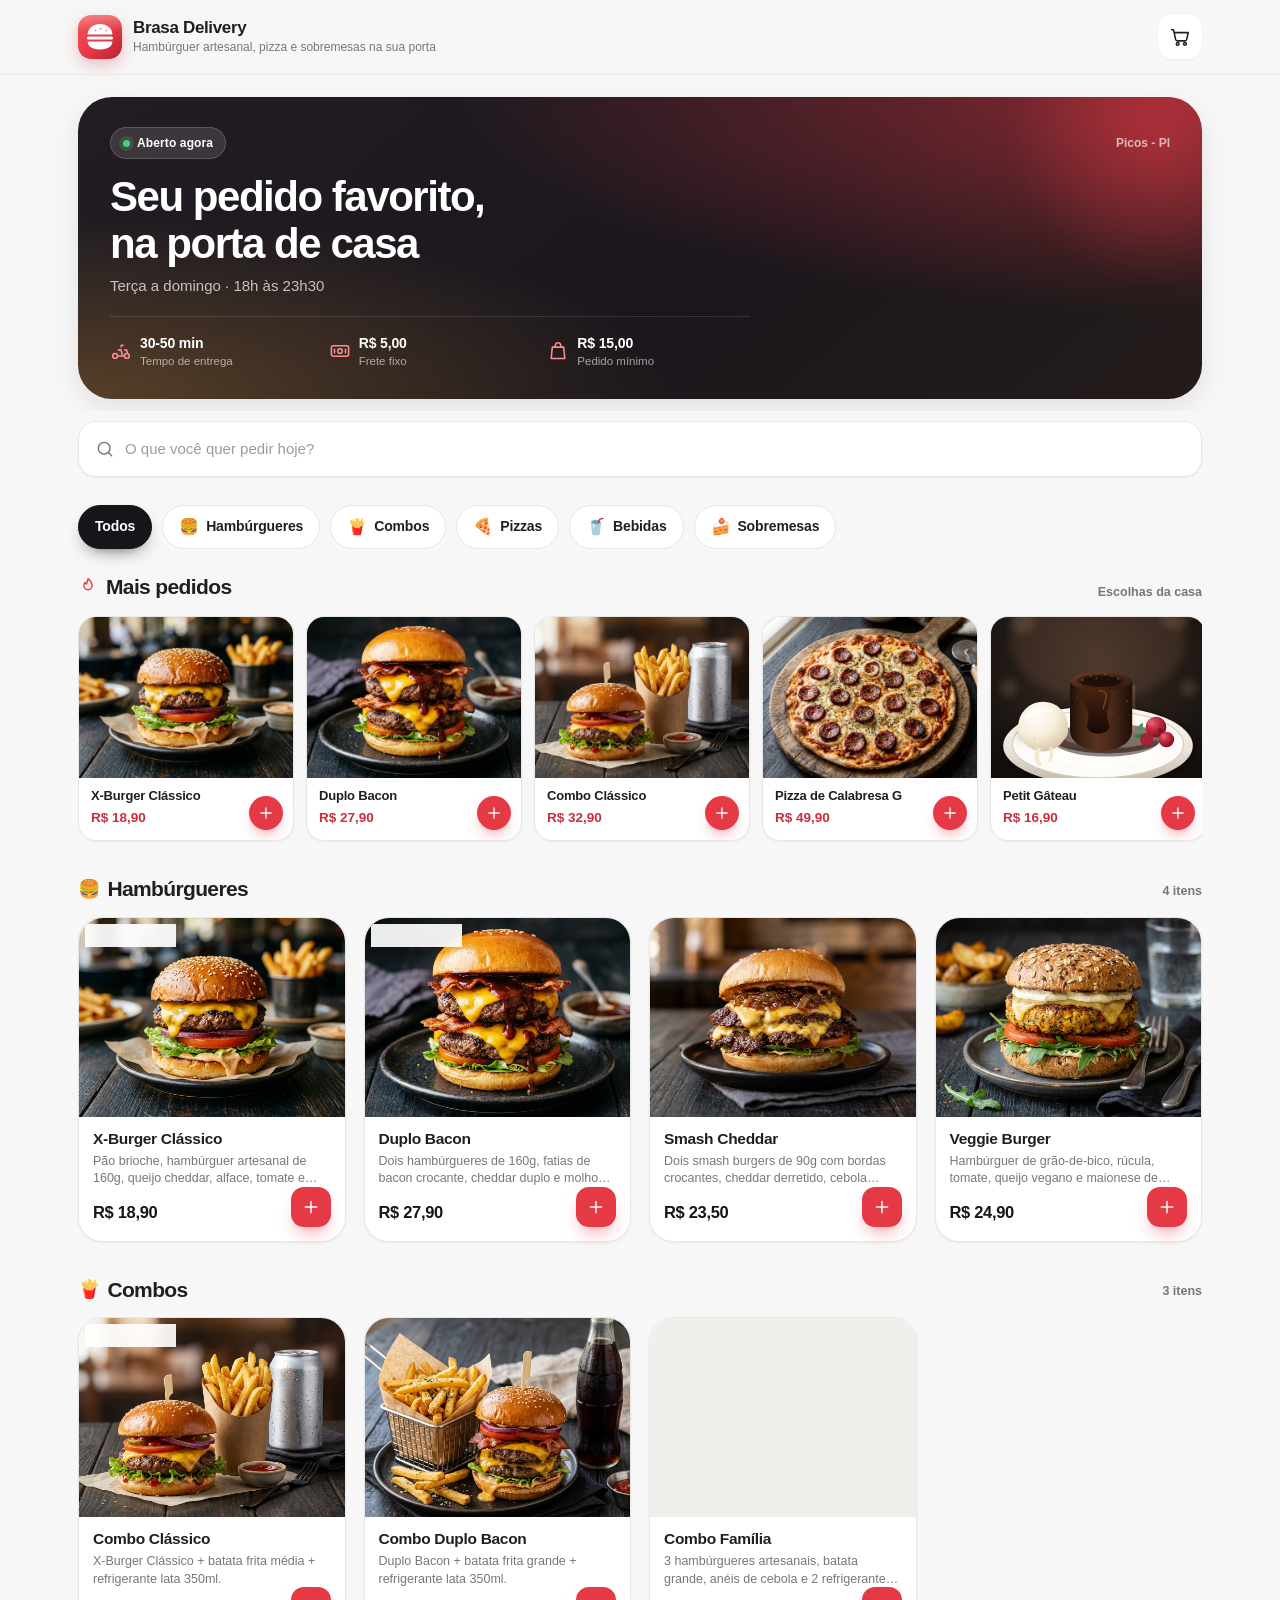
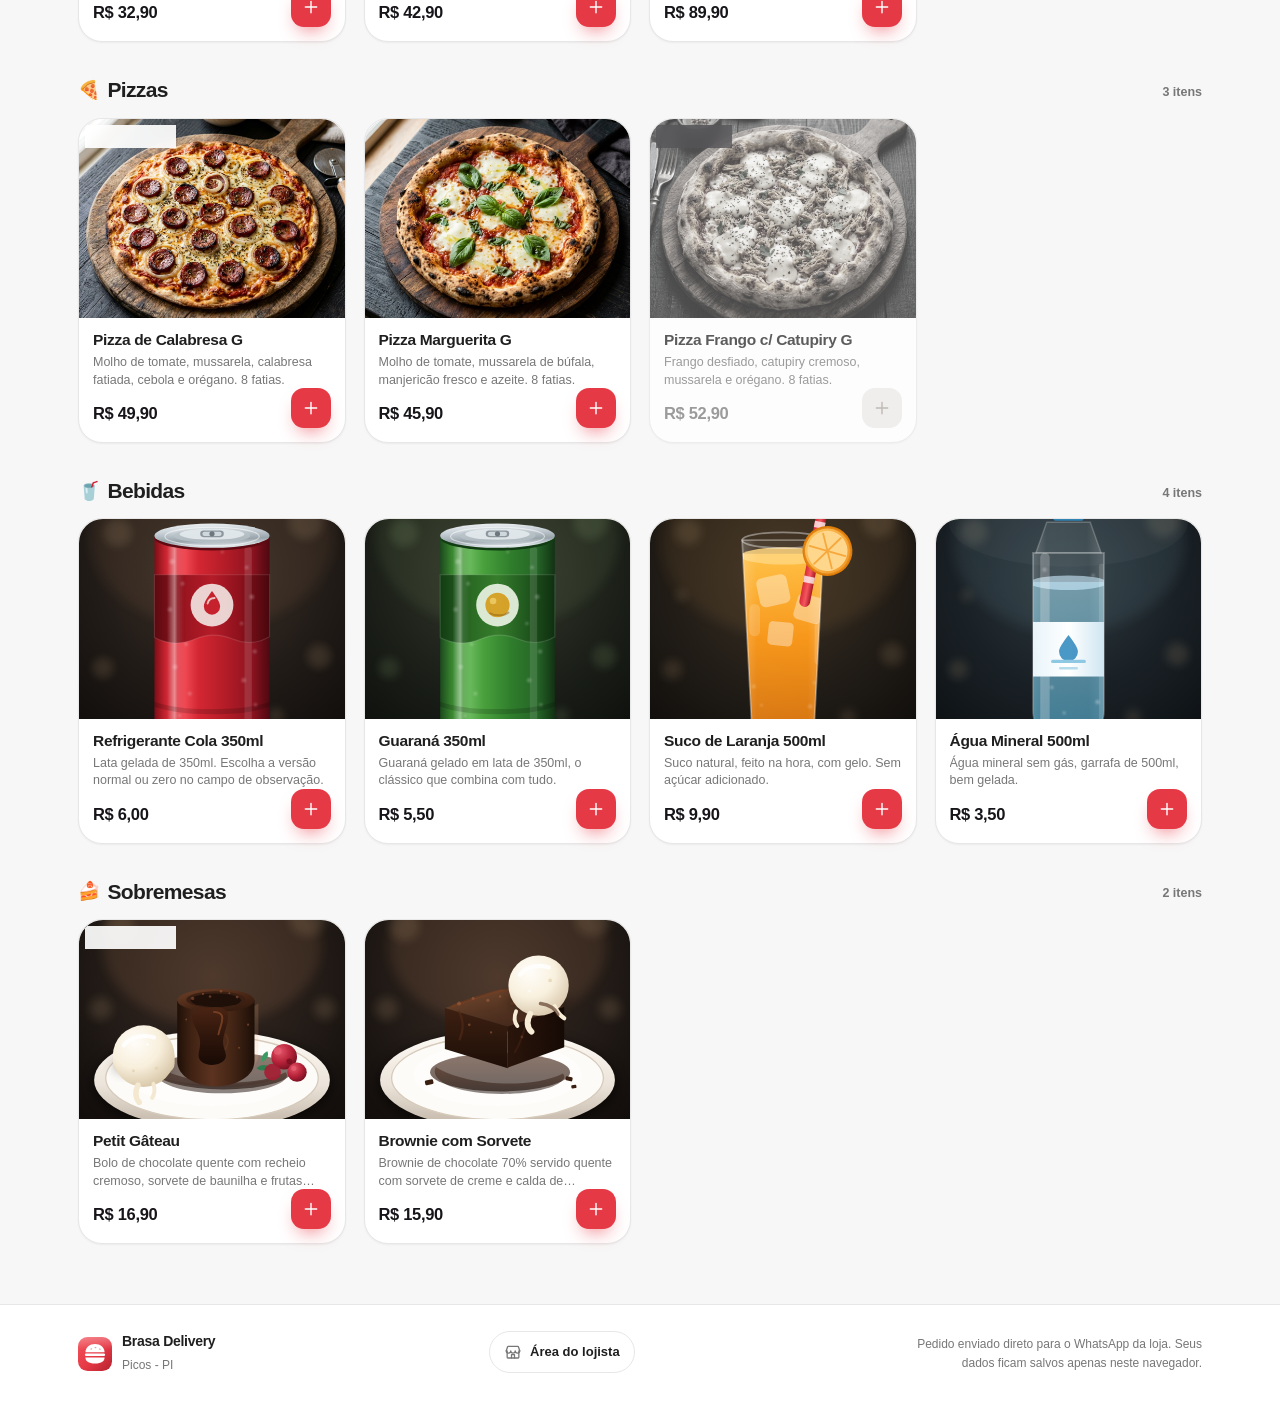
<file: index.html>
<!DOCTYPE html>
<html lang="pt-BR">
<head>
  <meta charset="utf-8">
  <meta name="viewport" content="width=device-width, initial-scale=1, viewport-fit=cover">
  <meta name="theme-color" content="#e63946">
  <meta name="description" content="Brasa Delivery — hambúrguer artesanal, pizza e sobremesas com entrega rápida. Peça pelo cardápio digital e finalize no WhatsApp.">
  <title>Brasa Delivery — cardápio e pedidos</title>
  <link rel="icon" href="assets/logo.svg" type="image/svg+xml">
  <link rel="stylesheet" href="css/style.css">
</head>
<body>
  <a class="skip-link" href="#menu">Ir para o cardápio</a>

  <!-- ====================== CABEÇALHO ====================== -->
  <header class="topbar">
    <div class="wrap topbar__inner">
      <a class="brand" href="index.html" aria-label="Página inicial">
        <span class="brand__mark">
          <img src="assets/logo.svg" alt="Logotipo da loja" width="46" height="46">
        </span>
        <span class="brand__text">
          <strong class="brand__name" data-store="nomeLoja">Brasa Delivery</strong>
          <span class="brand__desc" data-store="descricao">Carregando cardápio…</span>
        </span>
      </a>

      <div class="topbar__actions">
        <button class="icon-btn icon-btn--ghost" id="header-cart" type="button" aria-label="Abrir carrinho">
          <svg class="icon" aria-hidden="true" focusable="false"><use href="#i-cart"></use></svg>
          <span class="icon-btn__badge" id="header-cart-badge" hidden>0</span>
        </button>
      </div>
    </div>
  </header>

  <main class="wrap main">
    <!-- ====================== INFORMAÇÕES DA LOJA ====================== -->
    <section class="store-card" aria-label="Informações da loja">
      <div class="store-card__glow" aria-hidden="true"></div>
      <div class="store-card__head">
        <span class="status-pill" id="store-status">
          <span class="status-pill__dot" aria-hidden="true"></span>
          <span id="store-status-text">Aberto agora</span>
        </span>
        <span class="store-card__city" id="store-city"></span>
      </div>
      <h1 class="store-card__title">Seu pedido favorito,<br>na porta de casa</h1>
      <p class="store-card__text" id="store-hours"></p>
      <div class="store-card__facts">
        <div class="fact">
          <svg class="icon" aria-hidden="true"><use href="#i-scooter"></use></svg>
          <div><strong id="fact-time">30-50 min</strong><span>Tempo de entrega</span></div>
        </div>
        <div class="fact">
          <svg class="icon" aria-hidden="true"><use href="#i-cash"></use></svg>
          <div><strong id="fact-shipping">R$ 5,00</strong><span>Frete fixo</span></div>
        </div>
        <div class="fact">
          <svg class="icon" aria-hidden="true"><use href="#i-bag"></use></svg>
          <div><strong id="fact-minimum">R$ 15,00</strong><span>Pedido mínimo</span></div>
        </div>
      </div>
    </section>

    <!-- ====================== BUSCA ====================== -->
    <div class="search-block">
      <div class="search">
        <svg class="icon search__icon" aria-hidden="true"><use href="#i-search"></use></svg>
        <input
          type="search"
          id="search-input"
          class="search__input"
          placeholder="O que você quer pedir hoje?"
          aria-label="Pesquisar no cardápio"
          autocomplete="off"
          enterkeyhint="search">
        <button type="button" class="search__clear" id="search-clear" aria-label="Limpar pesquisa" hidden>
          <svg class="icon" aria-hidden="true"><use href="#i-close"></use></svg>
        </button>
      </div>
    </div>

    <!-- ====================== CATEGORIAS ====================== -->
    <nav class="chips" id="categories" aria-label="Categorias do cardápio"></nav>

    <!-- ====================== DESTAQUES ====================== -->
    <section class="featured" id="featured" aria-labelledby="featured-title" hidden>
      <div class="section-head">
        <h2 class="section-head__title" id="featured-title">
          <svg class="icon section-head__icon" aria-hidden="true"><use href="#i-flame"></use></svg>
          Mais pedidos
        </h2>
        <span class="section-head__hint">Escolhas da casa</span>
      </div>
      <div class="featured__track" id="featured-track"></div>
    </section>

    <!-- ====================== CARDÁPIO ====================== -->
    <div id="menu" class="menu">
      <div class="skeleton-menu" id="menu-skeleton" aria-hidden="true">
        <div class="skeleton-line"></div>
        <div class="skeleton-grid">
          <div class="skeleton-card"></div>
          <div class="skeleton-card"></div>
          <div class="skeleton-card"></div>
          <div class="skeleton-card"></div>
        </div>
      </div>
    </div>

    <div class="empty-state" id="empty-search" hidden>
      <div class="empty-state__art" aria-hidden="true">
        <svg class="icon"><use href="#i-search"></use></svg>
      </div>
      <h2 class="empty-state__title">Nenhum produto encontrado</h2>
      <p class="empty-state__text">Tente pesquisar por outro nome ou escolha uma categoria diferente.</p>
      <button type="button" class="btn btn--primary" id="empty-reset">Ver cardápio completo</button>
    </div>
  </main>

  <!-- ====================== RODAPÉ ====================== -->
  <footer class="site-footer">
    <div class="wrap site-footer__inner">
      <div class="site-footer__brand">
        <img src="assets/logo.svg" alt="" width="34" height="34">
        <div>
          <strong data-store="nomeLoja">Brasa Delivery</strong>
          <span data-store="cidade">Picos - PI</span>
        </div>
      </div>
      <p class="site-footer__note">
        Pedido enviado direto para o WhatsApp da loja. Seus dados ficam salvos apenas neste navegador.
      </p>
      <a class="site-footer__link" href="admin.html">
        <svg class="icon" aria-hidden="true"><use href="#i-store"></use></svg>
        Área do lojista
      </a>
    </div>
  </footer>

  <!-- ====================== BARRA FLUTUANTE DO CARRINHO ====================== -->
  <div class="cart-bar" id="cart-bar" hidden>
    <button type="button" class="cart-bar__btn" id="cart-bar-btn" aria-label="Ver carrinho">
      <span class="cart-bar__icon">
        <svg class="icon" aria-hidden="true"><use href="#i-cart"></use></svg>
        <span class="cart-bar__count" id="cart-bar-count">0</span>
      </span>
      <span class="cart-bar__text">
        <strong id="cart-bar-label">Ver carrinho</strong>
        <span id="cart-bar-sub">0 itens</span>
      </span>
      <span class="cart-bar__total" id="cart-bar-total">R$ 0,00</span>
      <svg class="icon cart-bar__arrow" aria-hidden="true"><use href="#i-arrow-right"></use></svg>
    </button>
  </div>

  <!-- ====================== MODAL DO PRODUTO ====================== -->
  <div class="modal" id="modal-product" role="dialog" aria-modal="true" aria-labelledby="pm-name" hidden>
    <div class="modal__overlay" data-close></div>
    <div class="modal__sheet sheet--product" role="document">
      <div class="sheet__media">
        <img id="pm-img" src="assets/produtos/placeholder.svg" alt="" width="1024" height="1024">
        <button class="icon-btn icon-btn--glass sheet__close" type="button" data-close aria-label="Fechar detalhes do produto">
          <svg class="icon" aria-hidden="true"><use href="#i-close"></use></svg>
        </button>
        <span class="badge badge--off sheet__badge" id="pm-badge" hidden>Indisponível</span>
      </div>
      <div class="sheet__body">
        <h2 class="sheet__title" id="pm-name"></h2>
        <p class="sheet__desc" id="pm-desc"></p>
        <div class="sheet__price" id="pm-price"></div>

        <div class="stepper-row">
          <span class="field__label">Quantidade</span>
          <div class="stepper" role="group" aria-label="Quantidade do produto">
            <button type="button" class="stepper__btn" id="pm-minus" aria-label="Diminuir quantidade">
              <svg class="icon" aria-hidden="true"><use href="#i-minus"></use></svg>
            </button>
            <output class="stepper__value" id="pm-qty" aria-live="polite">1</output>
            <button type="button" class="stepper__btn" id="pm-plus" aria-label="Aumentar quantidade">
              <svg class="icon" aria-hidden="true"><use href="#i-plus"></use></svg>
            </button>
          </div>
        </div>

        <label class="field">
          <span class="field__label">Observação <small>opcional</small></span>
          <textarea id="pm-note" rows="2" maxlength="160" placeholder="Ex.: sem cebola, ponto da carne, molho à parte…"></textarea>
        </label>
      </div>
      <div class="sheet__footer">
        <button type="button" class="btn btn--primary btn--block btn--lg" id="pm-add">
          <svg class="icon" aria-hidden="true"><use href="#i-cart"></use></svg>
          <span>Adicionar</span>
          <span class="btn__price" id="pm-total">R$ 0,00</span>
        </button>
      </div>
    </div>
  </div>

  <!-- ====================== MODAL DO CARRINHO ====================== -->
  <div class="modal" id="modal-cart" role="dialog" aria-modal="true" aria-labelledby="cart-title" hidden>
    <div class="modal__overlay" data-close></div>
    <div class="modal__sheet sheet--cart" role="document">
      <header class="sheet__head">
        <button class="icon-btn" type="button" data-close aria-label="Voltar ao cardápio">
          <svg class="icon" aria-hidden="true"><use href="#i-arrow-left"></use></svg>
        </button>
        <div class="sheet__head-text">
          <h2 class="sheet__head-title" id="cart-title">Carrinho</h2>
          <p class="sheet__head-sub" id="cart-count-label">0 itens</p>
        </div>
        <button class="icon-btn" type="button" id="cart-clear-icon" aria-label="Limpar carrinho">
          <svg class="icon" aria-hidden="true"><use href="#i-trash"></use></svg>
        </button>
      </header>

      <div class="sheet__scroll">
        <div class="cart-items" id="cart-items"></div>

        <div class="empty-state empty-state--compact" id="cart-empty" hidden>
          <div class="empty-state__art" aria-hidden="true">
            <svg class="icon"><use href="#i-cart"></use></svg>
          </div>
          <h3 class="empty-state__title">Seu carrinho está vazio</h3>
          <p class="empty-state__text">Adicione seus produtos favoritos para começar o pedido.</p>
          <button type="button" class="btn btn--primary" data-close>Ver cardápio</button>
        </div>
      </div>

      <footer class="sheet__footer" id="cart-footer">
        <dl class="summary">
          <div class="summary__row">
            <dt>Subtotal</dt>
            <dd id="cart-subtotal">R$ 0,00</dd>
          </div>
          <div class="summary__row">
            <dt>Frete</dt>
            <dd id="cart-shipping">R$ 0,00</dd>
          </div>
          <div class="summary__row summary__row--total">
            <dt>Total</dt>
            <dd id="cart-total">R$ 0,00</dd>
          </div>
        </dl>
        <p class="hint hint--warning" id="cart-min-warning" hidden></p>
        <button type="button" class="btn btn--primary btn--block btn--lg" id="cart-checkout">Finalizar pedido</button>
        <button type="button" class="btn btn--link btn--block" id="cart-clear">Limpar carrinho</button>
      </footer>
    </div>
  </div>

  <!-- ====================== MODAL DE CHECKOUT ====================== -->
  <div class="modal" id="modal-checkout" role="dialog" aria-modal="true" aria-labelledby="checkout-title" hidden>
    <div class="modal__overlay" data-close></div>
    <div class="modal__sheet sheet--checkout" role="document">
      <header class="sheet__head">
        <button class="icon-btn" type="button" id="checkout-back" aria-label="Voltar">
          <svg class="icon" aria-hidden="true"><use href="#i-arrow-left"></use></svg>
        </button>
        <div class="sheet__head-text">
          <h2 class="sheet__head-title" id="checkout-title">Onde devemos entregar?</h2>
          <p class="sheet__head-sub" id="checkout-step-label">Etapa 1 de 2</p>
        </div>
        <button class="icon-btn" type="button" data-close aria-label="Fechar checkout">
          <svg class="icon" aria-hidden="true"><use href="#i-close"></use></svg>
        </button>
      </header>
      <div class="progress" aria-hidden="true"><span class="progress__bar" id="checkout-progress"></span></div>

      <div class="sheet__scroll">
        <!-- ETAPA 1 -->
        <form class="form" id="checkout-form" novalidate>
          <fieldset class="fieldset">
            <legend class="fieldset__title">
              <svg class="icon" aria-hidden="true"><use href="#i-map-pin"></use></svg>
              Endereço de entrega
            </legend>
            <div class="field">
              <label class="field__label" for="co-rua">Rua <span class="req">*</span></label>
              <input type="text" id="co-rua" name="rua" placeholder="Digite o nome da rua" autocomplete="address-line1" required>
              <span class="field__error" id="err-rua"></span>
            </div>
            <div class="field-grid">
              <div class="field">
                <label class="field__label" for="co-numero">Número <span class="req">*</span></label>
                <input type="text" id="co-numero" name="numero" placeholder="Nº da casa" inputmode="numeric" autocomplete="address-line2" required>
                <span class="field__error" id="err-numero"></span>
              </div>
              <div class="field">
                <label class="field__label" for="co-bairro">Bairro <span class="req">*</span></label>
                <input type="text" id="co-bairro" name="bairro" placeholder="Digite o bairro" autocomplete="address-level3" required>
                <span class="field__error" id="err-bairro"></span>
              </div>
            </div>
            <div class="field">
              <label class="field__label" for="co-referencia">Ponto de referência <small>opcional</small></label>
              <input type="text" id="co-referencia" name="referencia" placeholder="Ex.: Próximo à praça">
            </div>
          </fieldset>

          <fieldset class="fieldset">
            <legend class="fieldset__title">
              <svg class="icon" aria-hidden="true"><use href="#i-card"></use></svg>
              Forma de pagamento
            </legend>
            <div class="pay-options" id="payment-options" role="radiogroup" aria-label="Forma de pagamento"></div>
            <span class="field__error" id="err-pagamento"></span>

            <div class="pay-extra" id="pay-note" hidden>
              <p class="hint hint--info" id="pay-note-text"></p>
            </div>

            <div class="pay-extra" id="change-box" hidden>
              <span class="field__label">Precisa de troco?</span>
              <div class="segmented" role="radiogroup" aria-label="Precisa de troco?">
                <label class="segmented__option">
                  <input type="radio" name="troco-necessario" value="sim" id="troco-sim">
                  <span>Sim</span>
                </label>
                <label class="segmented__option">
                  <input type="radio" name="troco-necessario" value="nao" id="troco-nao" checked>
                  <span>Não</span>
                </label>
              </div>
              <div class="field" id="change-value-box" hidden>
                <label class="field__label" for="co-troco">Valor para troco</label>
                <div class="money-input">
                  <span>R$</span>
                  <input type="text" id="co-troco" name="troco" inputmode="decimal" placeholder="0,00" autocomplete="off">
                </div>
                <span class="field__error" id="err-troco"></span>
              </div>
            </div>
          </fieldset>

          <fieldset class="fieldset">
            <legend class="fieldset__title">
              <svg class="icon" aria-hidden="true"><use href="#i-note"></use></svg>
              Observações do pedido
            </legend>
            <div class="field">
              <label class="field__label sr-only" for="co-observacao">Observações do pedido</label>
              <textarea id="co-observacao" rows="3" maxlength="300" placeholder="Ex.: Não colocar cebola, entregar na portaria, chamar no portão…"></textarea>
            </div>
          </fieldset>
        </form>

        <!-- ETAPA 2 -->
        <div class="review" id="checkout-review" hidden>
          <h3 class="review__title">Seu pedido</h3>
          <ul class="review__items" id="review-items"></ul>
          <dl class="summary">
            <div class="summary__row"><dt>Subtotal</dt><dd id="review-subtotal">R$ 0,00</dd></div>
            <div class="summary__row"><dt>Frete</dt><dd id="review-shipping">R$ 0,00</dd></div>
            <div class="summary__row summary__row--total"><dt>Total</dt><dd id="review-total">R$ 0,00</dd></div>
          </dl>
          <div class="review__block">
            <h4><svg class="icon" aria-hidden="true"><use href="#i-map-pin"></use></svg> Entrega</h4>
            <p id="review-address"></p>
          </div>
          <div class="review__block">
            <h4><svg class="icon" aria-hidden="true"><use href="#i-card"></use></svg> Pagamento</h4>
            <p id="review-payment"></p>
          </div>
          <div class="review__block" id="review-note-block" hidden>
            <h4><svg class="icon" aria-hidden="true"><use href="#i-note"></use></svg> Observação</h4>
            <p id="review-note"></p>
          </div>
        </div>
      </div>

      <footer class="sheet__footer">
        <button type="button" class="btn btn--primary btn--block btn--lg" id="checkout-next">
          Continuar para revisão
          <svg class="icon" aria-hidden="true"><use href="#i-arrow-right"></use></svg>
        </button>
        <button type="button" class="btn btn--whats btn--block btn--lg" id="checkout-send" hidden>
          <svg class="icon" aria-hidden="true"><use href="#i-whatsapp"></use></svg>
          Enviar pedido pelo WhatsApp
        </button>
      </footer>
    </div>
  </div>

  <!-- ====================== MODAL DE SUCESSO ====================== -->
  <div class="modal modal--center" id="modal-success" role="dialog" aria-modal="true" aria-labelledby="success-title" hidden>
    <div class="modal__overlay"></div>
    <div class="modal__sheet sheet--success" role="document">
      <div class="success">
        <div class="success__art" aria-hidden="true">
          <svg class="icon"><use href="#i-check"></use></svg>
        </div>
        <h2 class="success__title" id="success-title">Pedido preparado!</h2>
        <p class="success__text">
          Seu pedido <strong id="success-number">#1001</strong> foi encaminhado para o WhatsApp da loja.
          É só enviar a mensagem para confirmar. Obrigado pela preferência!
        </p>
        <a class="btn btn--whats btn--block btn--lg" id="success-wa" href="#" target="_blank" rel="noopener">
          <svg class="icon" aria-hidden="true"><use href="#i-whatsapp"></use></svg>
          Abrir WhatsApp novamente
        </a>
        <button type="button" class="btn btn--ghost btn--block" data-close id="success-close">Voltar ao cardápio</button>
      </div>
    </div>
  </div>

  <!-- ====================== SCRIPTS ====================== -->
  <script src="js/icons.js"></script>
  <script src="js/utils.js"></script>
  <script src="js/database.js"></script>
  <script src="js/cart.js"></script>
  <script src="js/checkout.js"></script>
  <script src="js/app.js"></script>
</body>
</html>
</file>
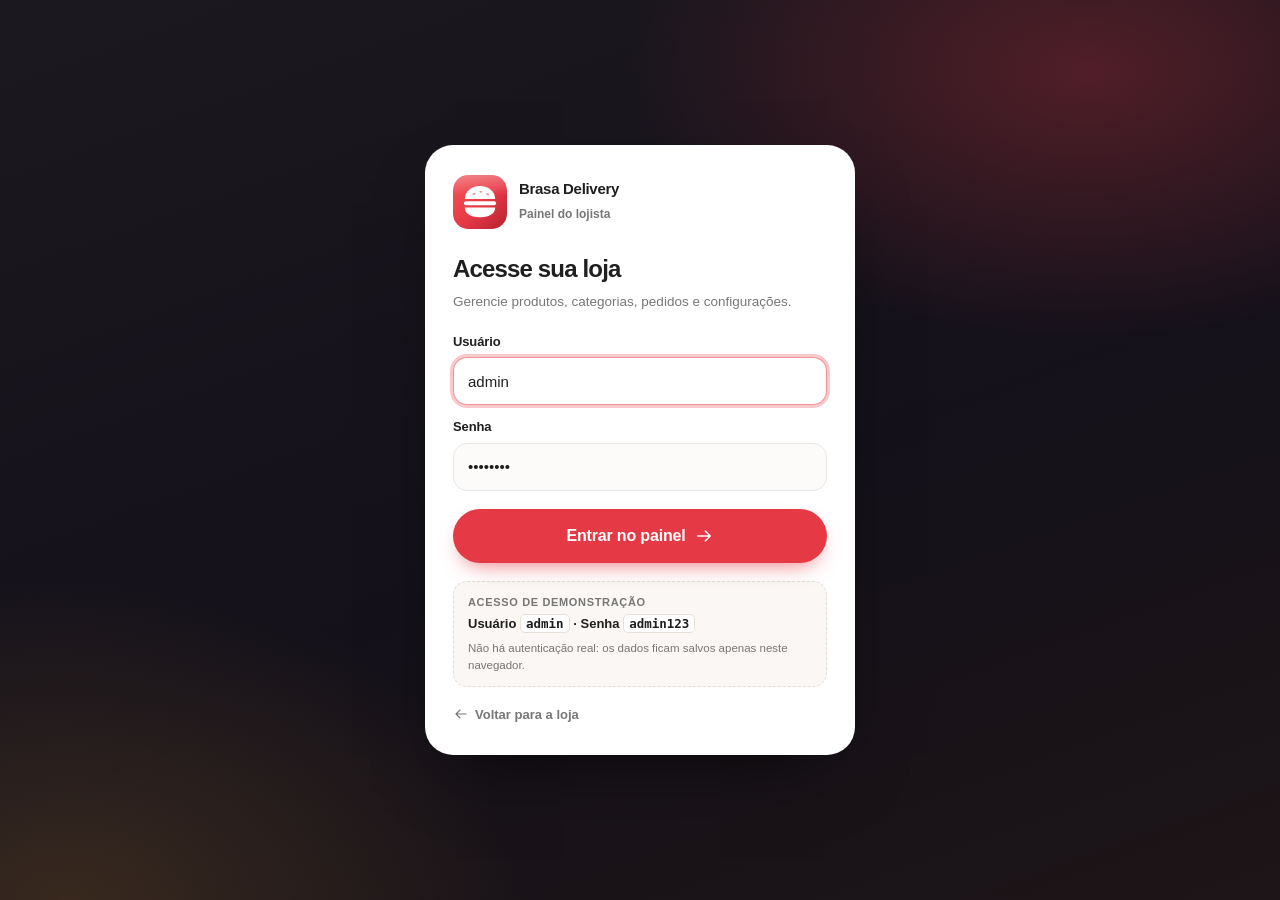
<file: admin.html>
<!DOCTYPE html>
<html lang="pt-BR">
<head>
  <meta charset="utf-8">
  <meta name="viewport" content="width=device-width, initial-scale=1, viewport-fit=cover">
  <meta name="theme-color" content="#17151a">
  <meta name="robots" content="noindex">
  <title>Painel do lojista — Brasa Delivery</title>
  <link rel="icon" href="assets/logo.svg" type="image/svg+xml">
  <link rel="stylesheet" href="css/style.css">
  <link rel="stylesheet" href="css/admin.css">
</head>
<body class="admin-body">

  <!-- ====================== LOGIN ====================== -->
  <div class="login" id="login-screen">
    <div class="login__panel">
      <div class="login__brand">
        <img src="assets/logo.svg" alt="Logotipo da loja" width="54" height="54">
        <div>
          <strong id="login-store-name">Brasa Delivery</strong>
          <span>Painel do lojista</span>
        </div>
      </div>

      <h1 class="login__title">Acesse sua loja</h1>
      <p class="login__sub">Gerencie produtos, categorias, pedidos e configurações.</p>

      <form class="login__form" id="login-form" novalidate>
        <div class="field">
          <label class="field__label" for="login-user">Usuário</label>
          <input type="text" id="login-user" name="usuario" autocomplete="username" placeholder="admin" required>
        </div>
        <div class="field">
          <label class="field__label" for="login-pass">Senha</label>
          <input type="password" id="login-pass" name="senha" autocomplete="current-password" placeholder="••••••••" required>
        </div>
        <p class="login__error" id="login-error" role="alert" hidden></p>
        <button type="submit" class="btn btn--primary btn--block btn--lg" id="login-submit">
          Entrar no painel
          <svg class="icon" aria-hidden="true"><use href="#i-arrow-right"></use></svg>
        </button>
      </form>

      <div class="login__hint">
        <strong>Acesso de demonstração</strong>
        <p>Usuário <code>admin</code> · Senha <code>admin123</code></p>
        <small>Não há autenticação real: os dados ficam salvos apenas neste navegador.</small>
      </div>

      <a class="login__back" href="index.html">
        <svg class="icon" aria-hidden="true"><use href="#i-arrow-left"></use></svg>
        Voltar para a loja
      </a>
    </div>
  </div>

  <!-- ====================== APP ====================== -->
  <div class="admin" id="admin-app" hidden>
    <!-- Sidebar -->
    <aside class="sidebar">
      <div class="sidebar__brand">
        <img src="assets/logo.svg" alt="" width="40" height="40">
        <div>
          <strong data-store="nomeLoja">Brasa Delivery</strong>
          <span>Painel do lojista</span>
        </div>
      </div>

      <nav class="sidebar__nav" aria-label="Menu do painel">
        <button type="button" class="nav-item is-active" data-view="dashboard">
          <svg class="icon" aria-hidden="true"><use href="#i-dashboard"></use></svg>
          <span>Dashboard</span>
        </button>
        <button type="button" class="nav-item" data-view="pedidos">
          <svg class="icon" aria-hidden="true"><use href="#i-receipt"></use></svg>
          <span>Pedidos</span>
          <span class="nav-item__badge" id="nav-orders-badge" hidden>0</span>
        </button>
        <button type="button" class="nav-item" data-view="produtos">
          <svg class="icon" aria-hidden="true"><use href="#i-box"></use></svg>
          <span>Produtos</span>
        </button>
        <button type="button" class="nav-item" data-view="categorias">
          <svg class="icon" aria-hidden="true"><use href="#i-tags"></use></svg>
          <span>Categorias</span>
        </button>
        <button type="button" class="nav-item" data-view="configuracoes">
          <svg class="icon" aria-hidden="true"><use href="#i-settings"></use></svg>
          <span>Configurações</span>
        </button>
      </nav>

      <div class="sidebar__footer">
        <div class="user-chip">
          <span class="user-chip__avatar" aria-hidden="true">
            <svg class="icon"><use href="#i-user"></use></svg>
          </span>
          <div>
            <strong id="user-name">Lojista</strong>
            <span>Acesso de demonstração</span>
          </div>
        </div>
        <button type="button" class="btn btn--ghost btn--sm btn--block" id="logout-side">
          <svg class="icon" aria-hidden="true"><use href="#i-logout"></use></svg>
          Sair
        </button>
      </div>
    </aside>

    <!-- Conteúdo -->
    <div class="admin__main">
      <header class="admin-topbar">
        <div class="admin-topbar__title">
          <h1 id="view-title">Dashboard</h1>
          <p id="view-sub">Visão geral da loja</p>
        </div>
        <div class="admin-topbar__actions">
          <a class="btn btn--ghost btn--sm" href="index.html" target="_blank" rel="noopener">
            <svg class="icon" aria-hidden="true"><use href="#i-external"></use></svg>
            <span class="hide-sm">Ver loja</span>
          </a>
          <button type="button" class="icon-btn" id="logout-top" aria-label="Sair do painel">
            <svg class="icon" aria-hidden="true"><use href="#i-logout"></use></svg>
          </button>
        </div>
      </header>

      <main class="admin-content">
        <!-- DASHBOARD -->
        <section class="view" id="view-dashboard">
          <div class="stat-grid">
            <article class="stat-card stat-card--primary">
              <span class="stat-card__label">Faturamento hoje</span>
              <strong class="stat-card__value" id="stat-revenue">R$ 0,00</strong>
              <span class="stat-card__hint" id="stat-revenue-hint">Nenhum pedido ainda hoje</span>
            </article>
            <article class="stat-card">
              <span class="stat-card__label">Pedidos hoje</span>
              <strong class="stat-card__value" id="stat-orders-today">0</strong>
              <span class="stat-card__hint" id="stat-orders-hint">de 0 no total</span>
            </article>
            <article class="stat-card">
              <span class="stat-card__label">Produtos ativos</span>
              <strong class="stat-card__value" id="stat-products">0</strong>
              <span class="stat-card__hint" id="stat-products-hint">0 produtos no cardápio</span>
            </article>
            <article class="stat-card">
              <span class="stat-card__label">Categorias</span>
              <strong class="stat-card__value" id="stat-categories">0</strong>
              <span class="stat-card__hint" id="stat-categories-hint">0 ativas</span>
            </article>
          </div>

          <div class="panel-grid">
            <section class="panel">
              <header class="panel__head">
                <div>
                  <h2 class="panel__title">Faturamento dos últimos 7 dias</h2>
                  <p class="panel__sub" id="chart-total">R$ 0,00 no período</p>
                </div>
              </header>
              <div class="chart" id="chart" role="img" aria-label="Gráfico de faturamento dos últimos sete dias"></div>
            </section>

            <section class="panel">
              <header class="panel__head">
                <div>
                  <h2 class="panel__title">Pedidos recentes</h2>
                  <p class="panel__sub">Últimas movimentações da loja</p>
                </div>
                <button type="button" class="btn btn--link btn--sm" data-goto="pedidos">Ver todos</button>
              </header>
              <div class="recent-orders" id="recent-orders"></div>
            </section>
          </div>

          <section class="panel">
            <header class="panel__head">
              <div>
                <h2 class="panel__title">Atalhos</h2>
                <p class="panel__sub">O que você quer fazer agora?</p>
              </div>
            </header>
            <div class="quick-actions">
              <button type="button" class="quick-action" id="quick-new-product">
                <span class="quick-action__icon"><svg class="icon"><use href="#i-plus"></use></svg></span>
                <span><strong>Novo produto</strong><small>Adicionar ao cardápio</small></span>
              </button>
              <button type="button" class="quick-action" data-goto="pedidos">
                <span class="quick-action__icon"><svg class="icon"><use href="#i-receipt"></use></svg></span>
                <span><strong>Ver pedidos</strong><small>Acompanhar entregas</small></span>
              </button>
              <button type="button" class="quick-action" data-goto="configuracoes">
                <span class="quick-action__icon"><svg class="icon"><use href="#i-settings"></use></svg></span>
                <span><strong>Configurações</strong><small>Frete, WhatsApp e loja</small></span>
              </button>
            </div>
          </section>
        </section>

        <!-- PEDIDOS -->
        <section class="view" id="view-pedidos" hidden>
          <div class="toolbar">
            <div class="filter-chips" id="order-filters" role="group" aria-label="Filtrar pedidos por status"></div>
          </div>
          <div class="order-list" id="orders-list"></div>
        </section>

        <!-- PRODUTOS -->
        <section class="view" id="view-produtos" hidden>
          <div class="toolbar">
            <div class="search search--compact">
              <svg class="icon search__icon" aria-hidden="true"><use href="#i-search"></use></svg>
              <input type="search" id="product-search" class="search__input" placeholder="Buscar produto" aria-label="Buscar produto">
            </div>
            <button type="button" class="btn btn--primary" id="new-product">
              <svg class="icon" aria-hidden="true"><use href="#i-plus"></use></svg>
              Novo produto
            </button>
          </div>

          <div class="table-wrap" id="products-table-wrap">
            <table class="data-table">
              <thead>
                <tr>
                  <th scope="col">Produto</th>
                  <th scope="col">Categoria</th>
                  <th scope="col" class="ta-right">Preço</th>
                  <th scope="col">Status</th>
                  <th scope="col" class="ta-right">Ações</th>
                </tr>
              </thead>
              <tbody id="products-tbody"></tbody>
            </table>
          </div>

          <div class="admin-cards" id="products-cards"></div>
        </section>

        <!-- CATEGORIAS -->
        <section class="view" id="view-categorias" hidden>
          <div class="toolbar">
            <p class="toolbar__note">As categorias organizam o cardápio e a barra de filtros do cliente.</p>
            <button type="button" class="btn btn--primary" id="new-category">
              <svg class="icon" aria-hidden="true"><use href="#i-plus"></use></svg>
              Nova categoria
            </button>
          </div>
          <div class="category-grid" id="categories-grid"></div>
        </section>

        <!-- CONFIGURAÇÕES -->
        <section class="view" id="view-configuracoes" hidden>
          <div class="panel-grid panel-grid--stack">
            <section class="panel">
              <header class="panel__head">
                <div>
                  <h2 class="panel__title">Dados da loja</h2>
                  <p class="panel__sub">Aparecem no cardápio e na mensagem do WhatsApp</p>
                </div>
              </header>
              <form class="form form--grid" id="settings-form" novalidate>
                <div class="field">
                  <label class="field__label" for="set-nome">Nome da loja</label>
                  <input type="text" id="set-nome" name="nomeLoja" maxlength="60" required>
                </div>
                <div class="field">
                  <label class="field__label" for="set-cidade">Cidade</label>
                  <input type="text" id="set-cidade" name="cidade" maxlength="60">
                </div>
                <div class="field field--full">
                  <label class="field__label" for="set-descricao">Descrição</label>
                  <input type="text" id="set-descricao" name="descricao" maxlength="120">
                </div>
                <div class="field">
                  <label class="field__label" for="set-whats">WhatsApp (com DDI e DDD)</label>
                  <input type="text" id="set-whats" name="telefoneWhatsApp" inputmode="numeric" placeholder="5589999999999" required>
                  <span class="field__hint">Somente números. Ex.: 55 + 89 + número.</span>
                </div>
                <div class="field">
                  <label class="field__label" for="set-horario">Horário de funcionamento</label>
                  <input type="text" id="set-horario" name="horario" maxlength="80" placeholder="Terça a domingo · 18h às 23h30">
                </div>
                <div class="field">
                  <label class="field__label" for="set-frete">Frete fixo (R$)</label>
                  <input type="text" id="set-frete" name="frete" inputmode="decimal" placeholder="5,00">
                </div>
                <div class="field">
                  <label class="field__label" for="set-tempo">Tempo estimado de entrega</label>
                  <input type="text" id="set-tempo" name="tempoEntrega" maxlength="40" placeholder="30-50 min">
                </div>
                <div class="field">
                  <label class="field__label" for="set-minimo">Pedido mínimo (R$)</label>
                  <input type="text" id="set-minimo" name="pedidoMinimo" inputmode="decimal" placeholder="0,00">
                  <span class="field__hint">Use 0 para não exigir mínimo.</span>
                </div>
                <div class="field">
                  <label class="field__label" for="set-aberto">Status da loja</label>
                  <label class="switch">
                    <input type="checkbox" id="set-aberto" name="aberto">
                    <span class="switch__track" aria-hidden="true"></span>
                    <span class="switch__label" id="set-aberto-label">Aberta</span>
                  </label>
                </div>
                <div class="form__actions field--full">
                  <button type="submit" class="btn btn--primary" id="save-settings">
                    <svg class="icon" aria-hidden="true"><use href="#i-check"></use></svg>
                    Salvar alterações
                  </button>
                </div>
              </form>
            </section>

            <section class="panel">
              <header class="panel__head">
                <div>
                  <h2 class="panel__title">Dados e backup</h2>
                  <p class="panel__sub">Tudo fica salvo no localStorage deste navegador</p>
                </div>
              </header>
              <div class="tool-list">
                <div class="tool-row">
                  <div>
                    <strong>Exportar dados</strong>
                    <span>Baixe um JSON com produtos, categorias, configurações e pedidos.</span>
                  </div>
                  <button type="button" class="btn btn--ghost btn--sm" id="export-data">
                    <svg class="icon" aria-hidden="true"><use href="#i-download"></use></svg>
                    Exportar
                  </button>
                </div>
                <div class="tool-row">
                  <div>
                    <strong>Importar dados</strong>
                    <span>Restaure um backup exportado anteriormente.</span>
                  </div>
                  <label class="btn btn--ghost btn--sm" for="import-file">
                    <svg class="icon" aria-hidden="true"><use href="#i-upload"></use></svg>
                    Importar
                  </label>
                  <input type="file" id="import-file" accept="application/json,.json" class="sr-only">
                </div>
                <div class="tool-row">
                  <div>
                    <strong>Limpar pedidos</strong>
                    <span>Remove o histórico de pedidos salvos neste navegador.</span>
                  </div>
                  <button type="button" class="btn btn--ghost btn--sm" id="clear-orders">
                    <svg class="icon" aria-hidden="true"><use href="#i-trash"></use></svg>
                    Limpar
                  </button>
                </div>
                <div class="tool-row tool-row--danger">
                  <div>
                    <strong>Restaurar dados de demonstração</strong>
                    <span>Apaga suas alterações e volta ao cardápio de exemplo.</span>
                  </div>
                  <button type="button" class="btn btn--danger btn--sm" id="reset-demo">
                    <svg class="icon" aria-hidden="true"><use href="#i-refresh"></use></svg>
                    Restaurar
                  </button>
                </div>
              </div>
            </section>
          </div>
        </section>
      </main>
    </div>

    <!-- Navegação inferior (mobile) -->
    <nav class="bottom-nav" aria-label="Menu do painel">
      <button type="button" class="bottom-nav__item is-active" data-view="dashboard" aria-label="Dashboard">
        <svg class="icon" aria-hidden="true"><use href="#i-dashboard"></use></svg>
        <span>Painel</span>
      </button>
      <button type="button" class="bottom-nav__item" data-view="pedidos" aria-label="Pedidos">
        <svg class="icon" aria-hidden="true"><use href="#i-receipt"></use></svg>
        <span>Pedidos</span>
      </button>
      <button type="button" class="bottom-nav__item" data-view="produtos" aria-label="Produtos">
        <svg class="icon" aria-hidden="true"><use href="#i-box"></use></svg>
        <span>Produtos</span>
      </button>
      <button type="button" class="bottom-nav__item" data-view="categorias" aria-label="Categorias">
        <svg class="icon" aria-hidden="true"><use href="#i-tags"></use></svg>
        <span>Categorias</span>
      </button>
      <button type="button" class="bottom-nav__item" data-view="configuracoes" aria-label="Configurações">
        <svg class="icon" aria-hidden="true"><use href="#i-settings"></use></svg>
        <span>Ajustes</span>
      </button>
    </nav>
  </div>

  <!-- ====================== MODAL PRODUTO ====================== -->
  <div class="modal modal--center" id="modal-product-form" role="dialog" aria-modal="true" aria-labelledby="pf-title" hidden>
    <div class="modal__overlay" data-close></div>
    <div class="modal__sheet sheet--form" role="document">
      <header class="sheet__head">
        <div class="sheet__head-text sheet__head-text--left">
          <h2 class="sheet__head-title" id="pf-title">Novo produto</h2>
          <p class="sheet__head-sub">Preencha os dados do item do cardápio</p>
        </div>
        <button type="button" class="icon-btn" data-close aria-label="Fechar">
          <svg class="icon" aria-hidden="true"><use href="#i-close"></use></svg>
        </button>
      </header>

      <div class="sheet__scroll">
        <form class="form" id="product-form" novalidate>
          <input type="hidden" id="pf-id">
          <div class="field">
            <label class="field__label" for="pf-nome">Nome do produto <span class="req">*</span></label>
            <input type="text" id="pf-nome" maxlength="60" required placeholder="Ex.: X-Burger Clássico">
            <span class="field__error" id="err-pf-nome"></span>
          </div>
          <div class="field">
            <label class="field__label" for="pf-descricao">Descrição</label>
            <textarea id="pf-descricao" rows="3" maxlength="220" placeholder="Ingredientes, tamanho, acompanhamentos…"></textarea>
          </div>
          <div class="field-grid">
            <div class="field">
              <label class="field__label" for="pf-preco">Preço (R$) <span class="req">*</span></label>
              <input type="text" id="pf-preco" inputmode="decimal" placeholder="0,00" required>
              <span class="field__error" id="err-pf-preco"></span>
            </div>
            <div class="field">
              <label class="field__label" for="pf-categoria">Categoria <span class="req">*</span></label>
              <select id="pf-categoria" required></select>
              <span class="field__error" id="err-pf-categoria"></span>
            </div>
          </div>
          <div class="field">
            <label class="field__label" for="pf-imagem">Imagem (caminho)</label>
            <input type="text" id="pf-imagem" placeholder="assets/produtos/produto.jpg">
            <span class="field__hint">Use um arquivo dentro de <code>assets/produtos/</code>. Deixe vazio para usar o placeholder.</span>
          </div>
          <div class="pf-preview">
            <img id="pf-preview-img" src="assets/produtos/placeholder.svg" alt="Pré-visualização da imagem do produto" width="96" height="96">
            <div class="pf-toggles">
              <label class="switch">
                <input type="checkbox" id="pf-disponivel" checked>
                <span class="switch__track" aria-hidden="true"></span>
                <span class="switch__label">Disponível no cardápio</span>
              </label>
              <label class="switch">
                <input type="checkbox" id="pf-destaque">
                <span class="switch__track" aria-hidden="true"></span>
                <span class="switch__label">Destacar em “Mais pedidos”</span>
              </label>
            </div>
          </div>
        </form>
      </div>

      <footer class="sheet__footer">
        <div class="sheet__footer-row">
          <button type="button" class="btn btn--ghost" data-close>Cancelar</button>
          <button type="button" class="btn btn--primary" id="save-product">
            <svg class="icon" aria-hidden="true"><use href="#i-check"></use></svg>
            Salvar produto
          </button>
        </div>
      </footer>
    </div>
  </div>

  <!-- ====================== MODAL CATEGORIA ====================== -->
  <div class="modal modal--center" id="modal-category-form" role="dialog" aria-modal="true" aria-labelledby="cf-title" hidden>
    <div class="modal__overlay" data-close></div>
    <div class="modal__sheet sheet--form" role="document">
      <header class="sheet__head">
        <div class="sheet__head-text sheet__head-text--left">
          <h2 class="sheet__head-title" id="cf-title">Nova categoria</h2>
          <p class="sheet__head-sub">Agrupe produtos do cardápio</p>
        </div>
        <button type="button" class="icon-btn" data-close aria-label="Fechar">
          <svg class="icon" aria-hidden="true"><use href="#i-close"></use></svg>
        </button>
      </header>

      <div class="sheet__scroll">
        <form class="form" id="category-form" novalidate>
          <input type="hidden" id="cf-id">
          <div class="field">
            <label class="field__label" for="cf-nome">Nome da categoria <span class="req">*</span></label>
            <input type="text" id="cf-nome" maxlength="40" required placeholder="Ex.: Hambúrgueres">
            <span class="field__error" id="err-cf-nome"></span>
          </div>
          <div class="field">
            <label class="field__label" for="cf-icone">Ícone (emoji)</label>
            <input type="text" id="cf-icone" maxlength="4" placeholder="🍔">
            <div class="emoji-picks" id="emoji-picks" aria-label="Sugestões de ícones"></div>
          </div>
          <label class="switch">
            <input type="checkbox" id="cf-ativa" checked>
            <span class="switch__track" aria-hidden="true"></span>
            <span class="switch__label">Categoria ativa</span>
          </label>
        </form>
      </div>

      <footer class="sheet__footer">
        <div class="sheet__footer-row">
          <button type="button" class="btn btn--ghost" data-close>Cancelar</button>
          <button type="button" class="btn btn--primary" id="save-category">
            <svg class="icon" aria-hidden="true"><use href="#i-check"></use></svg>
            Salvar categoria
          </button>
        </div>
      </footer>
    </div>
  </div>

  <!-- ====================== MODAL PEDIDO ====================== -->
  <div class="modal modal--center" id="modal-order" role="dialog" aria-modal="true" aria-labelledby="od-title" hidden>
    <div class="modal__overlay" data-close></div>
    <div class="modal__sheet sheet--form sheet--order" role="document">
      <header class="sheet__head">
        <div class="sheet__head-text sheet__head-text--left">
          <h2 class="sheet__head-title" id="od-title">Pedido</h2>
          <p class="sheet__head-sub" id="od-sub"></p>
        </div>
        <button type="button" class="icon-btn" data-close aria-label="Fechar">
          <svg class="icon" aria-hidden="true"><use href="#i-close"></use></svg>
        </button>
      </header>
      <div class="sheet__scroll" id="order-detail"></div>
      <footer class="sheet__footer">
        <div class="field">
          <label class="field__label" for="od-status">Alterar status do pedido</label>
          <select id="od-status"></select>
        </div>
        <div class="sheet__footer-row">
          <button type="button" class="btn btn--ghost" data-close>Fechar</button>
          <button type="button" class="btn btn--primary" id="save-status">
            <svg class="icon" aria-hidden="true"><use href="#i-check"></use></svg>
            Atualizar status
          </button>
        </div>
      </footer>
    </div>
  </div>

  <script src="js/icons.js"></script>
  <script src="js/utils.js"></script>
  <script src="js/database.js"></script>
  <script src="js/admin.js"></script>
</body>
</html>
</file>
<file: css/style.css>
/* =========================================================================
   style.css — Brasa Delivery (app do cliente)
   Mobile-first. Tokens no :root para trocar a identidade em um só lugar.
   ========================================================================= */

:root {
  /* Cores de marca */
  --primary: #e63946;
  --primary-dark: #c92f3b;
  --primary-soft: #fdecee;
  --background: #f7f7f7;
  --surface: #ffffff;
  --text: #1f1f1f;
  --muted: #777777;
  --border: #e7e7e7;
  --success: #2e9d50;
  --danger: #d93636;
  --warning: #e9a13b;

  /* Extras */
  --ink: #17151a;
  --ink-soft: #241f26;
  --whatsapp: #1fa855;
  --whatsapp-dark: #178a45;
  --muted-soft: #f1efec;

  /* Formas */
  --radius-xs: 10px;
  --radius-sm: 14px;
  --radius: 18px;
  --radius-lg: 24px;
  --radius-xl: 30px;
  --radius-pill: 999px;

  /* Sombras */
  --shadow-xs: 0 1px 2px rgba(23, 21, 26, 0.05);
  --shadow-sm: 0 2px 6px rgba(23, 21, 26, 0.05), 0 8px 20px rgba(23, 21, 26, 0.04);
  --shadow-md: 0 10px 28px rgba(23, 21, 26, 0.09);
  --shadow-lg: 0 22px 55px rgba(23, 21, 26, 0.18);
  --ring: 0 0 0 3px rgba(230, 57, 70, 0.28);

  /* Tipografia */
  --font: "Inter", -apple-system, BlinkMacSystemFont, "Segoe UI", Roboto, "Helvetica Neue", Arial, sans-serif;

  /* Layout */
  --wrap: 1180px;
  --gutter: 16px;
  --topbar-h: 66px;
  --safe-bottom: env(safe-area-inset-bottom, 0px);
  --ease: cubic-bezier(0.22, 1, 0.36, 1);
}

/* ------------------------------- Reset -------------------------------- */
*,
*::before,
*::after { box-sizing: border-box; }

html { -webkit-text-size-adjust: 100%; }

body {
  margin: 0;
  font-family: var(--font);
  font-size: 16px;
  line-height: 1.5;
  color: var(--text);
  background: var(--background);
  -webkit-font-smoothing: antialiased;
  overflow-x: hidden;
}

body.is-locked { overflow: hidden; }

img { max-width: 100%; display: block; }
button { font: inherit; color: inherit; }
a { color: inherit; text-decoration: none; }
h1, h2, h3, h4, p, dl, dd, dt, ul, ol, figure { margin: 0; }
ul, ol { padding: 0; list-style: none; }
input, textarea, select, button { font-family: inherit; }
[hidden] { display: none !important; }

:focus-visible {
  outline: 2px solid var(--primary);
  outline-offset: 2px;
  border-radius: 6px;
}

.sr-only {
  position: absolute;
  width: 1px; height: 1px;
  padding: 0; margin: -1px;
  overflow: hidden;
  clip: rect(0 0 0 0);
  white-space: nowrap;
  border: 0;
}

.skip-link {
  position: absolute;
  left: 12px;
  top: -60px;
  z-index: 300;
  padding: 10px 16px;
  border-radius: var(--radius-sm);
  background: var(--ink);
  color: #fff;
  font-size: 14px;
  transition: top 0.2s var(--ease);
}
.skip-link:focus { top: 12px; }

.icon {
  width: 22px;
  height: 22px;
  flex: 0 0 auto;
  display: inline-block;
  vertical-align: middle;
}

/* ------------------------------- Layout ------------------------------- */
.wrap {
  width: 100%;
  max-width: var(--wrap);
  margin: 0 auto;
  padding: 0 var(--gutter);
}

.main {
  padding-bottom: 40px;
  display: flex;
  flex-direction: column;
  gap: 18px;
}

body.has-cart-bar .main { padding-bottom: 116px; }
body.has-cart-bar .site-footer { padding-bottom: calc(104px + var(--safe-bottom)); }

/* ------------------------------- Topbar ------------------------------- */
.topbar {
  position: sticky;
  top: 0;
  z-index: 70;
  background: rgba(247, 247, 247, 0.86);
  -webkit-backdrop-filter: saturate(160%) blur(14px);
  backdrop-filter: saturate(160%) blur(14px);
  border-bottom: 1px solid rgba(0, 0, 0, 0.045);
}

.topbar__inner {
  min-height: var(--topbar-h);
  display: flex;
  align-items: center;
  justify-content: space-between;
  gap: 12px;
}

.brand {
  display: flex;
  align-items: center;
  gap: 11px;
  min-width: 0;
  border-radius: var(--radius-sm);
}

.brand__mark {
  width: 44px;
  height: 44px;
  border-radius: 13px;
  overflow: hidden;
  box-shadow: 0 6px 16px rgba(201, 47, 59, 0.28);
  flex: 0 0 auto;
}

.brand__mark img { width: 100%; height: 100%; }

.brand__text {
  display: flex;
  flex-direction: column;
  min-width: 0;
  gap: 1px;
}

.brand__name {
  font-size: 16px;
  font-weight: 750;
  letter-spacing: -0.02em;
  line-height: 1.15;
}

.brand__desc {
  font-size: 11.5px;
  color: var(--muted);
  white-space: nowrap;
  overflow: hidden;
  text-overflow: ellipsis;
  max-width: 62vw;
}

.topbar__actions { display: flex; align-items: center; gap: 8px; }

/* ------------------------------ Botões -------------------------------- */
.btn {
  --btn-bg: var(--surface);
  --btn-fg: var(--text);
  --btn-border: var(--border);
  position: relative;
  display: inline-flex;
  align-items: center;
  justify-content: center;
  gap: 8px;
  min-height: 46px;
  padding: 0 18px;
  border: 1px solid var(--btn-border);
  border-radius: var(--radius-pill);
  background: var(--btn-bg);
  color: var(--btn-fg);
  font-size: 15px;
  font-weight: 650;
  letter-spacing: -0.01em;
  cursor: pointer;
  transition: transform 0.16s var(--ease), box-shadow 0.2s var(--ease),
    background-color 0.2s var(--ease), border-color 0.2s var(--ease), opacity 0.2s;
  -webkit-tap-highlight-color: transparent;
  user-select: none;
}

.btn:active:not(:disabled) { transform: scale(0.985); }
.btn:disabled { opacity: 0.55; cursor: not-allowed; }
.btn .icon { width: 20px; height: 20px; }

.btn--primary {
  --btn-bg: var(--primary);
  --btn-fg: #fff;
  --btn-border: transparent;
  box-shadow: 0 10px 22px -10px rgba(230, 57, 70, 0.75);
}
.btn--primary:hover:not(:disabled) { --btn-bg: var(--primary-dark); }

.btn--ghost {
  --btn-bg: #fff;
  --btn-border: var(--border);
}
.btn--ghost:hover:not(:disabled) { --btn-bg: #fbfafa; }

.btn--whats {
  --btn-bg: var(--whatsapp);
  --btn-fg: #fff;
  --btn-border: transparent;
  box-shadow: 0 12px 24px -12px rgba(31, 168, 85, 0.9);
}
.btn--whats:hover:not(:disabled) { --btn-bg: var(--whatsapp-dark); }

.btn--danger {
  --btn-bg: var(--danger);
  --btn-fg: #fff;
  --btn-border: transparent;
}

.btn--link {
  --btn-bg: transparent;
  --btn-border: transparent;
  min-height: 40px;
  color: var(--muted);
  font-size: 14px;
  font-weight: 600;
}
.btn--link:hover { color: var(--danger); }

.btn--block { width: 100%; }
.btn--lg { min-height: 54px; font-size: 16px; }
.btn--sm { min-height: 38px; padding: 0 14px; font-size: 13.5px; }
.btn.is-busy { pointer-events: none; }
.btn__price { font-variant-numeric: tabular-nums; opacity: 0.92; }

.icon-btn {
  position: relative;
  display: inline-flex;
  align-items: center;
  justify-content: center;
  width: 44px;
  height: 44px;
  padding: 0;
  border: 1px solid var(--border);
  border-radius: 14px;
  background: var(--surface);
  color: var(--text);
  cursor: pointer;
  transition: background-color 0.18s, transform 0.16s var(--ease), border-color 0.18s;
  -webkit-tap-highlight-color: transparent;
}
.icon-btn:hover { background: #fbfafa; }
.icon-btn:active { transform: scale(0.94); }
.icon-btn--ghost { border-color: transparent; background: #fff; box-shadow: var(--shadow-xs); }
.icon-btn--danger { color: var(--danger); border-color: transparent; background: transparent; }
.icon-btn--danger:hover { background: #fdecee; }

.icon-btn__badge {
  position: absolute;
  top: -5px;
  right: -5px;
  min-width: 20px;
  height: 20px;
  padding: 0 5px;
  border-radius: var(--radius-pill);
  background: var(--primary);
  color: #fff;
  font-size: 11px;
  font-weight: 800;
  line-height: 20px;
  text-align: center;
  box-shadow: 0 0 0 2px rgba(247, 247, 247, 0.95);
}

/* ---------------------------- Cartão da loja -------------------------- */
.store-card {
  position: relative;
  overflow: hidden;
  margin-top: 16px;
  padding: 22px 20px 20px;
  border-radius: var(--radius-xl);
  color: #fff;
  background:
    radial-gradient(120% 130% at 100% 0%, rgba(230, 57, 70, 0.55) 0%, rgba(230, 57, 70, 0) 55%),
    radial-gradient(90% 100% at 0% 100%, rgba(233, 161, 59, 0.28) 0%, rgba(233, 161, 59, 0) 60%),
    linear-gradient(140deg, #221d24 0%, #1a161c 58%, #241c1a 100%);
  box-shadow: var(--shadow-md);
  isolation: isolate;
}

.store-card__glow {
  position: absolute;
  inset: -40% -10% auto auto;
  width: 320px;
  height: 320px;
  background: radial-gradient(circle, rgba(230, 57, 70, 0.45), transparent 65%);
  filter: blur(10px);
  z-index: -1;
}

.store-card__head {
  display: flex;
  align-items: center;
  justify-content: space-between;
  gap: 12px;
  margin-bottom: 14px;
}

.status-pill {
  display: inline-flex;
  align-items: center;
  gap: 7px;
  padding: 6px 12px;
  border-radius: var(--radius-pill);
  background: rgba(255, 255, 255, 0.12);
  border: 1px solid rgba(255, 255, 255, 0.16);
  font-size: 12px;
  font-weight: 650;
  letter-spacing: 0.01em;
  -webkit-backdrop-filter: blur(6px);
  backdrop-filter: blur(6px);
}

.status-pill__dot {
  width: 7px;
  height: 7px;
  border-radius: 50%;
  background: #43d17a;
  box-shadow: 0 0 0 4px rgba(67, 209, 122, 0.18);
  animation: pulseDot 2.4s ease-in-out infinite;
}

.status-pill.is-closed .status-pill__dot {
  background: #ffb547;
  box-shadow: 0 0 0 4px rgba(255, 181, 71, 0.18);
  animation: none;
}

.store-card__city {
  font-size: 12px;
  font-weight: 600;
  color: rgba(255, 255, 255, 0.66);
  text-align: right;
}

.store-card__title {
  font-size: clamp(24px, 7.2vw, 34px);
  line-height: 1.12;
  font-weight: 800;
  letter-spacing: -0.035em;
  margin-bottom: 8px;
  text-wrap: balance;
}

.store-card__text {
  font-size: 13.5px;
  color: rgba(255, 255, 255, 0.72);
  margin-bottom: 18px;
}

.store-card__facts {
  display: grid;
  grid-template-columns: repeat(3, minmax(0, 1fr));
  gap: 8px;
  padding-top: 16px;
  border-top: 1px solid rgba(255, 255, 255, 0.12);
}

.fact {
  display: flex;
  align-items: center;
  gap: 8px;
  min-width: 0;
}

.fact .icon {
  width: 19px;
  height: 19px;
  color: #ff8b93;
}

.fact strong {
  display: block;
  font-size: 13px;
  font-weight: 700;
  letter-spacing: -0.01em;
  white-space: nowrap;
}

.fact span {
  display: block;
  font-size: 10.5px;
  line-height: 1.3;
  color: rgba(255, 255, 255, 0.6);
}

/* -------------------------------- Busca ------------------------------- */
.search-block {
  position: sticky;
  top: calc(var(--topbar-h) - 1px);
  z-index: 40;
  padding: 10px 0 6px;
  margin: -10px 0 0;
  background: linear-gradient(180deg, var(--background) 72%, rgba(247, 247, 247, 0));
}

.search {
  position: relative;
  display: flex;
  align-items: center;
  height: 52px;
  border-radius: var(--radius);
  background: var(--surface);
  border: 1px solid var(--border);
  box-shadow: var(--shadow-xs);
  transition: box-shadow 0.2s, border-color 0.2s;
}

.search:focus-within {
  border-color: rgba(230, 57, 70, 0.5);
  box-shadow: var(--ring);
}

.search__icon {
  position: absolute;
  left: 16px;
  width: 20px;
  height: 20px;
  color: var(--muted);
  pointer-events: none;
}

.search__input {
  width: 100%;
  height: 100%;
  padding: 0 48px 0 46px;
  border: 0;
  border-radius: inherit;
  background: transparent;
  font-size: 15px;
  font-weight: 550;
  color: var(--text);
  outline: none;
  -webkit-appearance: none;
  appearance: none;
}

.search__input::placeholder { color: #9b9b9b; font-weight: 500; }
.search__input::-webkit-search-cancel-button { -webkit-appearance: none; }

.search__clear {
  position: absolute;
  right: 8px;
  display: inline-flex;
  align-items: center;
  justify-content: center;
  width: 34px;
  height: 34px;
  padding: 0;
  border: 0;
  border-radius: 50%;
  background: var(--muted-soft);
  color: var(--muted);
  cursor: pointer;
}
.search__clear .icon { width: 16px; height: 16px; }
.search__clear:hover { background: #e8e5e1; }

/* ----------------------------- Categorias ----------------------------- */
.chips {
  display: flex;
  gap: 8px;
  overflow-x: auto;
  padding: 2px 0 6px;
  margin: 0 calc(var(--gutter) * -1);
  padding-left: var(--gutter);
  padding-right: var(--gutter);
  scroll-snap-type: x proximity;
  scrollbar-width: none;
  -ms-overflow-style: none;
}
.chips::-webkit-scrollbar { display: none; }

.chip {
  flex: 0 0 auto;
  display: inline-flex;
  align-items: center;
  gap: 7px;
  height: 42px;
  padding: 0 16px;
  border-radius: var(--radius-pill);
  border: 1px solid var(--border);
  background: var(--surface);
  color: var(--text);
  font-size: 14px;
  font-weight: 650;
  letter-spacing: -0.01em;
  white-space: nowrap;
  cursor: pointer;
  scroll-snap-align: start;
  transition: background-color 0.18s var(--ease), color 0.18s var(--ease),
    border-color 0.18s var(--ease), box-shadow 0.2s var(--ease), transform 0.16s var(--ease);
}

.chip:hover { border-color: #d9d4cf; }
.chip:active { transform: scale(0.97); }
.chip__emoji { font-size: 16px; line-height: 1; }

.chip.is-active {
  background: var(--ink);
  border-color: var(--ink);
  color: #fff;
  box-shadow: 0 8px 18px -10px rgba(23, 21, 26, 0.9);
}

/* ------------------------------ Cabeçalhos ---------------------------- */
.section-head {
  display: flex;
  align-items: baseline;
  justify-content: space-between;
  gap: 12px;
  margin-bottom: 12px;
}

.section-head__title {
  display: flex;
  align-items: center;
  gap: 8px;
  font-size: 19px;
  font-weight: 780;
  letter-spacing: -0.03em;
}

.section-head__icon { width: 20px; height: 20px; color: var(--primary); }
.section-head__emoji { font-size: 18px; line-height: 1; }
.section-head__hint {
  font-size: 12.5px;
  font-weight: 600;
  color: var(--muted);
  white-space: nowrap;
}

.menu { display: flex; flex-direction: column; gap: 26px; }
.menu-section { display: block; }

/* ------------------------------ Destaques ----------------------------- */
.featured { display: block; }

.featured__track {
  display: flex;
  gap: 12px;
  overflow-x: auto;
  padding: 2px 2px 8px 2px;
  margin: 0 calc(var(--gutter) * -1);
  padding-left: var(--gutter);
  padding-right: var(--gutter);
  scroll-snap-type: x mandatory;
  scrollbar-width: none;
}
.featured__track::-webkit-scrollbar { display: none; }

.mini-card {
  position: relative;
  flex: 0 0 auto;
  width: 172px;
  border-radius: var(--radius);
  background: var(--surface);
  border: 1px solid var(--border);
  box-shadow: var(--shadow-xs);
  scroll-snap-align: start;
  overflow: hidden;
  transition: box-shadow 0.2s var(--ease), transform 0.2s var(--ease);
}
.mini-card:hover { box-shadow: var(--shadow-sm); transform: translateY(-2px); }

.mini-card__main {
  display: block;
  width: 100%;
  padding: 0 0 12px;
  border: 0;
  background: transparent;
  text-align: left;
  cursor: pointer;
}

.mini-card__media {
  display: block;
  aspect-ratio: 4 / 3;
  overflow: hidden;
  background: var(--muted-soft);
}
.mini-card__media img {
  width: 100%;
  height: 100%;
  object-fit: cover;
  transition: transform 0.4s var(--ease);
}
.mini-card:hover .mini-card__media img { transform: scale(1.04); }

.mini-card__name {
  display: block;
  padding: 10px 12px 0;
  font-size: 13px;
  font-weight: 700;
  letter-spacing: -0.015em;
  line-height: 1.25;
  display: -webkit-box;
  -webkit-line-clamp: 2;
  -webkit-box-orient: vertical;
  overflow: hidden;
}

.mini-card__price {
  display: block;
  padding: 4px 12px 0;
  font-size: 13.5px;
  font-weight: 800;
  color: var(--primary-dark);
  font-variant-numeric: tabular-nums;
}

.mini-card__add {
  position: absolute;
  right: 10px;
  bottom: 10px;
  width: 34px;
  height: 34px;
  display: inline-flex;
  align-items: center;
  justify-content: center;
  border: 0;
  border-radius: 50%;
  background: var(--primary);
  color: #fff;
  cursor: pointer;
  box-shadow: 0 8px 16px -8px rgba(230, 57, 70, 0.9);
  transition: transform 0.16s var(--ease), background-color 0.2s;
}
.mini-card__add .icon { width: 18px; height: 18px; }
.mini-card__add:hover { background: var(--primary-dark); transform: scale(1.06); }
.mini-card__add:active { transform: scale(0.92); }

/* --------------------------- Cards de produto ------------------------- */
.product-grid {
  display: grid;
  grid-template-columns: 1fr;
  gap: 12px;
}

.product-card {
  position: relative;
  border-radius: var(--radius-lg);
  background: var(--surface);
  border: 1px solid var(--border);
  box-shadow: var(--shadow-xs);
  transition: box-shadow 0.22s var(--ease), transform 0.22s var(--ease), border-color 0.22s;
}
.product-card:hover {
  box-shadow: var(--shadow-sm);
  border-color: #e0dbd5;
  transform: translateY(-2px);
}

.product-card__main {
  display: grid;
  grid-template-columns: 104px minmax(0, 1fr);
  gap: 12px;
  width: 100%;
  padding: 10px;
  border: 0;
  border-radius: inherit;
  background: transparent;
  text-align: left;
  cursor: pointer;
  -webkit-tap-highlight-color: transparent;
}

.product-card__media {
  position: relative;
  display: block;
  width: 104px;
  height: 104px;
  border-radius: var(--radius-sm);
  overflow: hidden;
  background: var(--muted-soft);
}

.product-card__media img {
  width: 100%;
  height: 100%;
  object-fit: cover;
  transition: transform 0.45s var(--ease);
}
.product-card:hover .product-card__media img { transform: scale(1.05); }

.product-card__body {
  display: flex;
  flex-direction: column;
  gap: 3px;
  min-width: 0;
  padding: 2px 46px 2px 0;
}

.product-card__name {
  font-size: 15px;
  font-weight: 720;
  letter-spacing: -0.02em;
  line-height: 1.24;
  color: var(--text);
}

.product-card__desc {
  display: -webkit-box;
  -webkit-line-clamp: 2;
  -webkit-box-orient: vertical;
  overflow: hidden;
  font-size: 12.5px;
  line-height: 1.4;
  color: var(--muted);
  margin-top: 1px;
}

.product-card__price {
  margin-top: auto;
  font-size: 15.5px;
  font-weight: 800;
  letter-spacing: -0.02em;
  color: var(--ink);
  font-variant-numeric: tabular-nums;
}

.product-card__add {
  position: absolute;
  right: 12px;
  bottom: 12px;
  width: 40px;
  height: 40px;
  display: inline-flex;
  align-items: center;
  justify-content: center;
  border: 0;
  border-radius: 13px;
  background: var(--primary);
  color: #fff;
  cursor: pointer;
  box-shadow: 0 10px 20px -10px rgba(230, 57, 70, 0.95);
  transition: transform 0.16s var(--ease), background-color 0.2s;
  -webkit-tap-highlight-color: transparent;
}
.product-card__add .icon { width: 20px; height: 20px; }
.product-card__add:hover:not(:disabled) { background: var(--primary-dark); transform: translateY(-1px); }
.product-card__add:active:not(:disabled) { transform: scale(0.92); }
.product-card__add:disabled {
  background: #eceae7;
  color: #a8a29c;
  box-shadow: none;
  cursor: not-allowed;
}

.product-card.is-unavailable { opacity: 0.72; }
.product-card.is-unavailable .product-card__media img { filter: grayscale(0.85) contrast(0.95); }
.product-card.is-unavailable .product-card__price { color: var(--muted); }

.badge {
  position: absolute;
  left: 6px;
  top: 6px;
  display: inline-flex;
  align-items: center;
  gap: 4px;
  padding: 4px 8px;
  border-radius: var(--radius-pill);
  font-size: 10px;
  font-weight: 750;
  letter-spacing: 0.01em;
  -webkit-backdrop-filter: blur(6px);
  backdrop-filter: blur(6px);
}
.badge .icon { width: 12px; height: 12px; }

.badge--off {
  background: rgba(23, 21, 26, 0.78);
  color: #fff;
}

.badge--highlight {
  background: rgba(255, 255, 255, 0.92);
  color: var(--primary-dark);
}
.badge--highlight .icon { color: var(--primary); }

/* ---------------------------- Skeleton -------------------------------- */
.skeleton-menu { display: flex; flex-direction: column; gap: 16px; }
.skeleton-line {
  width: 140px;
  height: 18px;
  border-radius: 8px;
  background: linear-gradient(90deg, #ece9e5 25%, #f5f3f0 50%, #ece9e5 75%);
  background-size: 200% 100%;
  animation: shimmer 1.4s infinite linear;
}
.skeleton-grid { display: grid; gap: 12px; }
.skeleton-card {
  height: 124px;
  border-radius: var(--radius-lg);
  background: linear-gradient(90deg, #ece9e5 25%, #f5f3f0 50%, #ece9e5 75%);
  background-size: 200% 100%;
  animation: shimmer 1.4s infinite linear;
}

/* --------------------------- Empty states ----------------------------- */
.empty-state {
  display: flex;
  flex-direction: column;
  align-items: center;
  text-align: center;
  padding: 40px 22px;
  border-radius: var(--radius-xl);
  background: var(--surface);
  border: 1px dashed #ded9d3;
}

.empty-state__art {
  width: 76px;
  height: 76px;
  display: grid;
  place-items: center;
  border-radius: 50%;
  background: var(--primary-soft);
  color: var(--primary);
  margin-bottom: 16px;
}
.empty-state__art .icon { width: 34px; height: 34px; }

.empty-state__title {
  font-size: 18px;
  font-weight: 750;
  letter-spacing: -0.02em;
  margin-bottom: 6px;
}

.empty-state__text {
  font-size: 14px;
  color: var(--muted);
  max-width: 34ch;
  margin-bottom: 18px;
  text-wrap: pretty;
}

.empty-state--compact { border: 0; padding: 30px 16px; background: transparent; }

@media (max-width: 359px) {
  .store-card__facts { grid-template-columns: repeat(2, minmax(0, 1fr)); gap: 12px 8px; }
  .store-card__title { font-size: 22px; }
  .cart-bar__btn { gap: 8px; padding-right: 12px; }
  .cart-bar__arrow { display: none; }
}

/* ---------------------------- Rodapé ---------------------------------- */
.site-footer {
  margin-top: 20px;
  padding: 26px 0 calc(30px + var(--safe-bottom));
  border-top: 1px solid var(--border);
  background: var(--surface);
}

.site-footer__inner {
  display: flex;
  flex-direction: column;
  gap: 14px;
}

.site-footer__brand {
  display: flex;
  align-items: center;
  gap: 10px;
}
.site-footer__brand strong {
  display: block;
  font-size: 14px;
  font-weight: 750;
  letter-spacing: -0.02em;
}
.site-footer__brand span { font-size: 12px; color: var(--muted); }

.site-footer__note {
  font-size: 12px;
  color: var(--muted);
  max-width: 52ch;
  line-height: 1.55;
}

.site-footer__link {
  display: inline-flex;
  align-items: center;
  gap: 8px;
  align-self: flex-start;
  padding: 10px 14px;
  border-radius: var(--radius-pill);
  border: 1px solid var(--border);
  font-size: 13px;
  font-weight: 650;
  color: var(--text);
  transition: background-color 0.2s, border-color 0.2s;
}
.site-footer__link .icon { width: 18px; height: 18px; color: var(--muted); }
.site-footer__link:hover { background: var(--muted-soft); border-color: #ddd8d2; }

/* --------------------------- Barra do carrinho ------------------------ */
.cart-bar {
  position: fixed;
  left: 0;
  right: 0;
  bottom: 0;
  z-index: 80;
  display: flex;
  justify-content: center;
  padding: 0 var(--gutter) calc(12px + var(--safe-bottom));
  pointer-events: none;
  animation: cartBarIn 0.4s var(--ease) both;
}

.cart-bar__btn {
  pointer-events: auto;
  width: 100%;
  max-width: 540px;
  display: grid;
  grid-template-columns: auto minmax(0, 1fr) auto auto;
  align-items: center;
  gap: 12px;
  padding: 10px 18px 10px 14px;
  min-height: 62px;
  border: 0;
  border-radius: 20px;
  background: linear-gradient(135deg, #241f26, #17151a 70%);
  color: #fff;
  cursor: pointer;
  box-shadow: 0 18px 40px -14px rgba(23, 21, 26, 0.7), 0 2px 0 rgba(255, 255, 255, 0.06) inset;
  transition: transform 0.16s var(--ease);
  -webkit-tap-highlight-color: transparent;
}
.cart-bar__btn:hover { transform: translateY(-1px); }
.cart-bar__btn:active { transform: scale(0.99); }

.cart-bar__icon {
  position: relative;
  display: grid;
  place-items: center;
  width: 42px;
  height: 42px;
  border-radius: 13px;
  background: var(--primary);
  box-shadow: 0 8px 18px -8px rgba(230, 57, 70, 0.9);
}
.cart-bar__icon .icon { width: 22px; height: 22px; }

.cart-bar__count {
  position: absolute;
  top: -6px;
  right: -6px;
  min-width: 20px;
  height: 20px;
  padding: 0 5px;
  border-radius: var(--radius-pill);
  background: #fff;
  color: var(--ink);
  font-size: 11px;
  font-weight: 800;
  line-height: 20px;
  text-align: center;
  box-shadow: 0 2px 6px rgba(0, 0, 0, 0.25);
}

.cart-bar__text {
  display: flex;
  flex-direction: column;
  align-items: flex-start;
  min-width: 0;
  line-height: 1.2;
}
.cart-bar__text strong {
  font-size: 15px;
  font-weight: 750;
  letter-spacing: -0.02em;
  white-space: nowrap;
  overflow: hidden;
  text-overflow: ellipsis;
  max-width: 100%;
}
.cart-bar__text span {
  font-size: 11.5px;
  color: rgba(255, 255, 255, 0.62);
  white-space: nowrap;
}

.cart-bar__total {
  font-size: 15.5px;
  font-weight: 800;
  letter-spacing: -0.02em;
  font-variant-numeric: tabular-nums;
}

.cart-bar__arrow { width: 18px; height: 18px; color: rgba(255, 255, 255, 0.55); }

.cart-bar.is-bump .cart-bar__icon { animation: bump 0.5s var(--ease); }
.cart-bar.is-bump .cart-bar__count { animation: bump 0.5s var(--ease); }

/* ------------------------------- Modais -------------------------------- */
.modal {
  position: fixed;
  inset: 0;
  z-index: 120;
  display: flex;
  align-items: flex-end;
  justify-content: center;
}

.modal__overlay {
  position: absolute;
  inset: 0;
  background: rgba(16, 14, 18, 0.55);
  -webkit-backdrop-filter: blur(5px);
  backdrop-filter: blur(5px);
  opacity: 0;
  transition: opacity 0.24s ease;
}
.modal.is-open .modal__overlay { opacity: 1; }

.modal__sheet {
  position: relative;
  z-index: 1;
  width: 100%;
  max-width: 560px;
  max-height: 94dvh;
  display: flex;
  flex-direction: column;
  background: var(--surface);
  border-radius: 26px 26px 0 0;
  box-shadow: var(--shadow-lg);
  overflow: hidden;
  transform: translateY(102%);
  transition: transform 0.34s var(--ease);
}
.modal.is-open .modal__sheet { transform: translateY(0); }

.modal__sheet--wide { max-width: 720px; }

.sheet--product { max-height: 92dvh; }
.sheet--cart,
.sheet--checkout { height: 92dvh; max-height: 92dvh; }
.sheet--checkout { height: 94dvh; max-height: 94dvh; }

.sheet__head {
  display: flex;
  align-items: center;
  gap: 10px;
  padding: 12px 14px;
  border-bottom: 1px solid var(--border);
  background: var(--surface);
  flex: 0 0 auto;
}

.sheet__head-text { flex: 1 1 auto; min-width: 0; text-align: center; }
.sheet__head-title {
  font-size: 16px;
  font-weight: 750;
  letter-spacing: -0.02em;
  white-space: nowrap;
  overflow: hidden;
  text-overflow: ellipsis;
}
.sheet__head-sub { font-size: 11.5px; color: var(--muted); font-weight: 600; }

.sheet__scroll {
  flex: 1 1 auto;
  overflow-y: auto;
  -webkit-overflow-scrolling: touch;
  overscroll-behavior: contain;
}

.sheet__footer {
  flex: 0 0 auto;
  padding: 14px 16px calc(14px + var(--safe-bottom));
  border-top: 1px solid var(--border);
  background: var(--surface);
  display: flex;
  flex-direction: column;
  gap: 8px;
}

.sheet__media {
  position: relative;
  flex: 0 0 auto;
  aspect-ratio: 16 / 11;
  max-height: 34dvh;
  background: var(--muted-soft);
  overflow: hidden;
}
.sheet__media img { width: 100%; height: 100%; object-fit: cover; }

.sheet__close {
  position: absolute;
  top: 12px;
  right: 12px;
  background: rgba(23, 21, 26, 0.55);
  border-color: transparent;
  color: #fff;
  -webkit-backdrop-filter: blur(8px);
  backdrop-filter: blur(8px);
}
.sheet__close:hover { background: rgba(23, 21, 26, 0.72); }

.sheet__badge { left: 12px; top: 12px; }

.sheet__body {
  padding: 18px 20px 20px;
  overflow-y: auto;
  display: flex;
  flex-direction: column;
  gap: 14px;
}

.sheet__title {
  font-size: 21px;
  font-weight: 780;
  letter-spacing: -0.03em;
  line-height: 1.2;
}

.sheet__desc {
  font-size: 14px;
  line-height: 1.55;
  color: var(--muted);
  text-wrap: pretty;
}

.sheet__price {
  font-size: 20px;
  font-weight: 800;
  letter-spacing: -0.03em;
  color: var(--ink);
  font-variant-numeric: tabular-nums;
}

/* Stepper */
.stepper-row {
  display: flex;
  align-items: center;
  justify-content: space-between;
  gap: 12px;
  padding: 10px 12px;
  border-radius: var(--radius);
  background: var(--muted-soft);
}

.stepper {
  display: inline-flex;
  align-items: center;
  gap: 2px;
  padding: 3px;
  border-radius: var(--radius-pill);
  background: var(--surface);
  border: 1px solid var(--border);
}

.stepper__btn {
  display: inline-flex;
  align-items: center;
  justify-content: center;
  width: 36px;
  height: 36px;
  border: 0;
  border-radius: 50%;
  background: transparent;
  color: var(--text);
  cursor: pointer;
  transition: background-color 0.16s, color 0.16s, transform 0.14s;
}
.stepper__btn .icon { width: 18px; height: 18px; }
.stepper__btn:hover:not(:disabled) { background: var(--muted-soft); }
.stepper__btn:active:not(:disabled) { transform: scale(0.9); }
.stepper__btn:disabled { opacity: 0.35; cursor: not-allowed; }

.stepper__value {
  min-width: 28px;
  text-align: center;
  font-size: 15px;
  font-weight: 750;
  font-variant-numeric: tabular-nums;
}
.stepper__value.is-pop { animation: pop 0.24s var(--ease); }

.stepper--sm { padding: 2px; }
.stepper--sm .stepper__btn { width: 30px; height: 30px; }
.stepper--sm .stepper__btn .icon { width: 15px; height: 15px; }
.stepper--sm .stepper__value { font-size: 13.5px; min-width: 22px; }

/* -------------------------------- Campos ------------------------------- */
.field { display: flex; flex-direction: column; gap: 6px; }

.field__label {
  font-size: 13px;
  font-weight: 650;
  color: var(--text);
  letter-spacing: -0.01em;
}
.field__label small { font-weight: 500; color: var(--muted); font-size: 12px; }
.req { color: var(--primary); }

.field input,
.field textarea,
.field select {
  width: 100%;
  min-height: 48px;
  padding: 12px 14px;
  border: 1px solid var(--border);
  border-radius: var(--radius-sm);
  background: #fcfbfa;
  font-size: 15px;
  color: var(--text);
  transition: border-color 0.18s, box-shadow 0.18s, background-color 0.18s;
  -webkit-appearance: none;
  appearance: none;
}

.field textarea { min-height: 78px; resize: vertical; line-height: 1.5; }
.field input::placeholder,
.field textarea::placeholder { color: #a3a3a3; }

.field input:focus,
.field textarea:focus,
.field select:focus {
  outline: none;
  background: #fff;
  border-color: rgba(230, 57, 70, 0.55);
  box-shadow: var(--ring);
}

.field .has-error,
.field input.has-error,
.field textarea.has-error {
  border-color: var(--danger);
  background: #fef7f7;
}

.field__error {
  font-size: 12px;
  color: var(--danger);
  font-weight: 600;
  min-height: 0;
}
.field__error:empty { display: none; }

.field-grid {
  display: grid;
  grid-template-columns: 96px minmax(0, 1fr);
  gap: 10px;
}

.fieldset {
  border: 0;
  padding: 0;
  margin: 0 0 20px;
  display: flex;
  flex-direction: column;
  gap: 12px;
}
.fieldset:last-child { margin-bottom: 4px; }

.fieldset__title {
  display: flex;
  align-items: center;
  gap: 8px;
  padding: 0;
  margin-bottom: 2px;
  font-size: 14px;
  font-weight: 750;
  letter-spacing: -0.015em;
  color: var(--text);
}
.fieldset__title .icon { width: 18px; height: 18px; color: var(--primary); }

.form { padding: 18px 18px 6px; }

.hint {
  display: flex;
  gap: 7px;
  font-size: 12.5px;
  line-height: 1.45;
  border-radius: var(--radius-sm);
  padding: 10px 12px;
  font-weight: 550;
}
.hint--info { background: #eef6fb; color: #1e6c93; }
.hint--warning { background: #fff7e8; color: #8a5a0a; }

/* Pagamento */
.pay-options { display: flex; flex-direction: column; gap: 8px; }
.pay-options.has-error .pay-option { border-color: rgba(217, 54, 54, 0.5); }

.pay-option {
  position: relative;
  display: block;
  cursor: pointer;
  border-radius: var(--radius);
  border: 1px solid var(--border);
  background: #fcfbfa;
  transition: border-color 0.18s, background-color 0.18s, box-shadow 0.18s;
}
.pay-option:hover { border-color: #d9d2cb; }
.pay-option:focus-within {
  border-color: var(--primary);
  outline: 2px solid rgba(230, 57, 70, 0.45);
  outline-offset: 2px;
}

.pay-option input {
  position: absolute;
  opacity: 0;
  width: 1px;
  height: 1px;
}

.pay-option__body {
  display: flex;
  align-items: center;
  gap: 12px;
  padding: 12px 14px;
}

.pay-option__icon {
  display: grid;
  place-items: center;
  width: 38px;
  height: 38px;
  border-radius: 12px;
  background: #f2efeb;
  color: #57514b;
  flex: 0 0 auto;
}
.pay-option__icon .icon { width: 20px; height: 20px; }

.pay-option__text {
  display: flex;
  flex-direction: column;
  gap: 1px;
  min-width: 0;
  flex: 1 1 auto;
}
.pay-option__text strong { font-size: 14.5px; font-weight: 700; letter-spacing: -0.015em; }
.pay-option__text small { font-size: 11.5px; color: var(--muted); }

.pay-option__radio {
  width: 20px;
  height: 20px;
  border-radius: 50%;
  border: 2px solid #d5cec7;
  flex: 0 0 auto;
  transition: border-color 0.18s, box-shadow 0.18s;
}

.pay-option.is-selected {
  border-color: var(--primary);
  background: #fff;
  box-shadow: 0 6px 18px -12px rgba(230, 57, 70, 0.9);
}
.pay-option.is-selected .pay-option__icon { background: var(--primary-soft); color: var(--primary); }
.pay-option.is-selected .pay-option__radio {
  border-color: var(--primary);
  box-shadow: inset 0 0 0 4px var(--primary);
}

.pay-extra { display: flex; flex-direction: column; gap: 8px; }
.pay-extra .hint { margin-top: 2px; }

.segmented {
  display: grid;
  grid-template-columns: 1fr 1fr;
  gap: 6px;
  padding: 4px;
  border-radius: var(--radius-pill);
  background: #f2efeb;
}

.segmented__option { position: relative; cursor: pointer; }
.segmented__option input {
  position: absolute;
  opacity: 0;
  width: 1px; height: 1px;
}
.segmented__option span {
  display: block;
  text-align: center;
  padding: 9px 12px;
  border-radius: var(--radius-pill);
  font-size: 13.5px;
  font-weight: 650;
  color: var(--muted);
  transition: background-color 0.2s, color 0.2s, box-shadow 0.2s;
}
.segmented__option input:checked + span {
  background: var(--surface);
  color: var(--ink);
  box-shadow: var(--shadow-xs);
}
.segmented__option input:focus-visible + span { outline: 2px solid var(--primary); outline-offset: 2px; }

.money-input {
  display: flex;
  align-items: center;
  border: 1px solid var(--border);
  border-radius: var(--radius-sm);
  background: #fcfbfa;
  padding-left: 14px;
  transition: border-color 0.18s, box-shadow 0.18s;
}
.money-input:focus-within {
  border-color: rgba(230, 57, 70, 0.55);
  box-shadow: var(--ring);
  background: #fff;
}
.money-input span { font-size: 14px; font-weight: 700; color: var(--muted); }
.money-input input {
  border: 0;
  background: transparent;
  box-shadow: none;
  min-height: 46px;
}
.money-input input:focus { box-shadow: none; background: transparent; }

.progress {
  height: 3px;
  background: #f0ece8;
  flex: 0 0 auto;
}
.progress__bar {
  display: block;
  height: 100%;
  width: 50%;
  border-radius: 0 3px 3px 0;
  background: linear-gradient(90deg, var(--primary), #f4717a);
  transition: width 0.32s var(--ease);
}

/* ----------------------------- Carrinho -------------------------------- */
.cart-items { padding: 6px 16px 12px; }

.cart-item {
  display: grid;
  grid-template-columns: 64px minmax(0, 1fr);
  grid-template-areas:
    "img info"
    "img actions";
  gap: 2px 12px;
  padding: 14px 0;
  border-bottom: 1px solid var(--border);
  animation: fadeIn 0.24s ease both;
}
.cart-item:last-child { border-bottom: 0; }

.cart-item__img {
  grid-area: img;
  width: 64px;
  height: 64px;
  border-radius: 12px;
  object-fit: cover;
  background: var(--muted-soft);
}

.cart-item__info { grid-area: info; min-width: 0; }

.cart-item__name {
  font-size: 14.5px;
  font-weight: 700;
  letter-spacing: -0.015em;
  line-height: 1.3;
}

.cart-item__note {
  display: flex;
  align-items: flex-start;
  gap: 5px;
  margin-top: 3px;
  font-size: 12px;
  color: #8a6a2a;
  background: #fff8e9;
  border-radius: 8px;
  padding: 4px 8px;
  line-height: 1.35;
}
.cart-item__note .icon { width: 13px; height: 13px; margin-top: 2px; flex: 0 0 auto; }

.cart-item__price {
  margin-top: 4px;
  font-size: 12.5px;
  color: var(--muted);
  font-variant-numeric: tabular-nums;
}
.cart-item__price strong { color: var(--ink); font-weight: 750; }
.cart-item__price span { opacity: 0.5; }

.cart-item__actions {
  grid-area: actions;
  display: flex;
  align-items: center;
  gap: 8px;
  margin-top: 8px;
}
.cart-item__actions .icon-btn--danger { margin-left: auto; width: 38px; height: 38px; }

/* Resumo */
.summary { display: flex; flex-direction: column; gap: 6px; }
.summary__row {
  display: flex;
  align-items: baseline;
  justify-content: space-between;
  gap: 12px;
  font-size: 14px;
  color: var(--muted);
}
.summary__row dd { font-weight: 650; color: var(--text); font-variant-numeric: tabular-nums; }
.summary__row--total {
  margin-top: 4px;
  padding-top: 10px;
  border-top: 1px dashed var(--border);
  font-size: 17px;
  font-weight: 800;
  color: var(--ink);
  letter-spacing: -0.02em;
}
.summary__row--total dd { font-size: 19px; color: var(--ink); font-weight: 850; }

/* ------------------------------ Revisão -------------------------------- */
.review { padding: 18px 18px 8px; }

.review__title {
  font-size: 15px;
  font-weight: 750;
  letter-spacing: -0.015em;
  margin-bottom: 10px;
}

.review__items { display: flex; flex-direction: column; gap: 2px; margin-bottom: 14px; }

.review__item {
  display: grid;
  grid-template-columns: 36px minmax(0, 1fr) auto;
  gap: 8px;
  padding: 9px 0;
  border-bottom: 1px solid #f2efeb;
  font-size: 14px;
}
.review__item:last-child { border-bottom: 0; }
.review__qty { font-weight: 800; color: var(--primary); font-variant-numeric: tabular-nums; }
.review__name { display: flex; flex-direction: column; gap: 2px; min-width: 0; }
.review__name small { color: var(--muted); font-size: 12px; }
.review__value { font-weight: 700; font-variant-numeric: tabular-nums; white-space: nowrap; }

.review .summary { margin: 6px 0 18px; }

.review__block { margin-bottom: 14px; }
.review__block h4 {
  display: flex;
  align-items: center;
  gap: 7px;
  font-size: 12.5px;
  text-transform: uppercase;
  letter-spacing: 0.04em;
  color: var(--muted);
  font-weight: 700;
  margin-bottom: 4px;
}
.review__block h4 .icon { width: 15px; height: 15px; color: var(--primary); }
.review__block p {
  font-size: 14px;
  line-height: 1.55;
  color: var(--text);
  background: #faf8f6;
  border-radius: var(--radius-sm);
  padding: 10px 12px;
}

/* ------------------------------- Sucesso ------------------------------- */
.modal--center { align-items: center; padding: 16px; }

.modal--center .modal__sheet {
  border-radius: var(--radius-xl);
  transform: translateY(16px) scale(0.97);
  opacity: 0;
  transition: transform 0.3s var(--ease), opacity 0.24s ease;
  max-width: 440px;
}
.modal--center.is-open .modal__sheet { transform: translateY(0) scale(1); opacity: 1; }

.sheet--success { padding: 28px 22px calc(24px + var(--safe-bottom)); }
.sheet--confirm { padding: 26px 22px 22px; }

.success { display: flex; flex-direction: column; align-items: center; text-align: center; gap: 12px; }

.success__art {
  width: 78px;
  height: 78px;
  display: grid;
  place-items: center;
  border-radius: 50%;
  background: rgba(46, 157, 80, 0.12);
  color: var(--success);
  margin-bottom: 2px;
  animation: popIn 0.45s var(--ease) both;
}
.success__art .icon { width: 38px; height: 38px; stroke-width: 2.2; }

.success__title {
  font-size: 22px;
  font-weight: 800;
  letter-spacing: -0.03em;
}

.success__text {
  font-size: 14px;
  color: var(--muted);
  line-height: 1.55;
  margin-bottom: 4px;
  text-wrap: pretty;
}
.success__text strong { color: var(--text); }

.success .btn { margin-top: 2px; }

/* ------------------------------ Confirmação --------------------------- */
.confirm { display: flex; flex-direction: column; align-items: center; text-align: center; gap: 8px; }

.confirm__icon {
  width: 60px;
  height: 60px;
  display: grid;
  place-items: center;
  border-radius: 50%;
  margin-bottom: 4px;
}
.confirm__icon .icon { width: 28px; height: 28px; }
.confirm__icon--danger { background: #fdecee; color: var(--danger); }
.confirm__icon--primary { background: var(--primary-soft); color: var(--primary); }

.confirm__title { font-size: 18px; font-weight: 780; letter-spacing: -0.02em; }
.confirm__text { font-size: 13.5px; color: var(--muted); line-height: 1.5; max-width: 36ch; }
.confirm__actions {
  display: grid;
  grid-template-columns: 1fr 1fr;
  gap: 10px;
  width: 100%;
  margin-top: 12px;
}

/* ------------------------------- Toasts -------------------------------- */
.toasts {
  position: fixed;
  left: 50%;
  bottom: calc(96px + var(--safe-bottom));
  transform: translateX(-50%);
  z-index: 200;
  display: flex;
  flex-direction: column;
  align-items: center;
  gap: 8px;
  width: max-content;
  max-width: calc(100vw - 32px);
  pointer-events: none;
}

.toast {
  display: flex;
  align-items: center;
  gap: 9px;
  max-width: 100%;
  padding: 11px 16px;
  border-radius: var(--radius-pill);
  background: rgba(23, 21, 26, 0.96);
  color: #fff;
  font-size: 13.5px;
  font-weight: 600;
  letter-spacing: -0.01em;
  box-shadow: var(--shadow-md);
  opacity: 0;
  transform: translateY(10px) scale(0.97);
  transition: opacity 0.24s var(--ease), transform 0.24s var(--ease);
}
.toast.is-visible { opacity: 1; transform: translateY(0) scale(1); }
.toast__icon { display: inline-flex; }
.toast__icon .icon { width: 18px; height: 18px; }
.toast__text { line-height: 1.3; }

.toast--success .toast__icon { color: #56d98a; }
.toast--error .toast__icon { color: #ff8a8a; }
.toast--warning .toast__icon { color: #ffc46b; }
.toast--info .toast__icon { color: #8fc7ff; }

/* ------------------------------ Spinner -------------------------------- */
.spinner {
  width: 16px;
  height: 16px;
  border-radius: 50%;
  border: 2px solid rgba(255, 255, 255, 0.35);
  border-top-color: #fff;
  animation: spin 0.7s linear infinite;
  display: inline-block;
}

/* ------------------------------ Animações ------------------------------ */
@keyframes cartBarIn {
  from { opacity: 0; transform: translateY(120%); }
  to { opacity: 1; transform: translateY(0); }
}
@keyframes bump {
  0% { transform: scale(1); }
  35% { transform: scale(1.14) rotate(-4deg); }
  70% { transform: scale(0.96); }
  100% { transform: scale(1); }
}
@keyframes pop {
  0% { transform: scale(0.82); opacity: 0.4; }
  60% { transform: scale(1.12); }
  100% { transform: scale(1); opacity: 1; }
}
@keyframes popIn {
  0% { transform: scale(0.5); opacity: 0; }
  60% { transform: scale(1.08); opacity: 1; }
  100% { transform: scale(1); opacity: 1; }
}
@keyframes fadeIn {
  from { opacity: 0; }
  to { opacity: 1; }
}
@keyframes shimmer {
  0% { background-position: 200% 0; }
  100% { background-position: -200% 0; }
}
@keyframes spin {
  to { transform: rotate(360deg); }
}
@keyframes pulseDot {
  0%, 100% { box-shadow: 0 0 0 4px rgba(67, 209, 122, 0.18); }
  50% { box-shadow: 0 0 0 7px rgba(67, 209, 122, 0.05); }
}

/* ============================== RESPONSIVO ============================= */
@media (min-width: 560px) {
  :root { --gutter: 24px; }

  .brand__desc { max-width: none; }
  .brand__name { font-size: 17px; }
  .brand__desc { font-size: 12px; }

  .store-card { padding: 26px 26px 24px; }
  .store-card__facts { gap: 16px; }
  .fact strong { font-size: 14px; }
  .fact span { font-size: 11.5px; }

  .product-grid { grid-template-columns: repeat(2, minmax(0, 1fr)); gap: 14px; }

  .product-card__main {
    grid-template-columns: 1fr;
    gap: 0;
    padding: 0 0 16px;
  }
  .product-card__media {
    width: 100%;
    height: auto;
    aspect-ratio: 4 / 3;
    border-radius: var(--radius-lg) var(--radius-lg) 0 0;
  }
  .product-card__body {
    padding: 12px 14px 0;
    gap: 4px;
    min-height: 108px;
  }
  .product-card__name { font-size: 15.5px; }
  .product-card__desc { font-size: 12.5px; -webkit-line-clamp: 2; }
  .product-card__price { margin-top: 8px; font-size: 16.5px; }
  .product-card__add { right: 14px; bottom: 14px; }

  .skeleton-grid { grid-template-columns: repeat(2, minmax(0, 1fr)); }

  .field-grid { grid-template-columns: 120px minmax(0, 1fr); }
  .modal--center .modal__sheet { max-width: 460px; }
}

@media (min-width: 860px) {
  :root { --gutter: 28px; --topbar-h: 74px; }

  .main { gap: 22px; }

  .store-card {
    margin-top: 22px;
    padding: 30px 32px;
    border-radius: 34px;
  }
  .store-card__title { font-size: 38px; }
  .store-card__text { font-size: 15px; }
  .store-card__facts { max-width: 640px; }
  .fact .icon { width: 22px; height: 22px; }

  .search { height: 56px; }

  .chips { flex-wrap: wrap; overflow: visible; margin: 0; padding: 0; gap: 10px; }
  .chip { height: 44px; }

  .featured__track { margin: 0; padding: 2px 2px 10px; }
  .mini-card { width: 200px; }

  .product-grid { grid-template-columns: repeat(3, minmax(0, 1fr)); gap: 18px; }
  .skeleton-grid { grid-template-columns: repeat(3, minmax(0, 1fr)); }

  .section-head__title { font-size: 21px; }
  .menu { gap: 32px; }

  .site-footer__inner {
    flex-direction: row;
    align-items: center;
    justify-content: space-between;
    gap: 24px;
  }
  .site-footer__note { order: 3; text-align: right; max-width: 44ch; }

  .modal { align-items: center; padding: 24px; }
  .modal__sheet {
    border-radius: var(--radius-xl);
    max-height: min(880px, 90vh);
    transform: translateY(24px) scale(0.98);
    opacity: 0;
    transition: transform 0.3s var(--ease), opacity 0.24s ease;
  }
  .modal.is-open .modal__sheet { transform: translateY(0) scale(1); opacity: 1; }
  .sheet--cart, .sheet--checkout { height: auto; max-height: min(860px, 90vh); }
  .sheet--checkout { max-width: 620px; }
  .sheet__media { aspect-ratio: 16 / 10; max-height: 320px; }
  .sheet__body { padding: 22px 24px 24px; }
  .sheet__footer { padding: 16px 20px 20px; }
  .cart-items { padding: 10px 20px 14px; }
  .form { padding: 22px 22px 8px; }
  .review { padding: 22px 22px 10px; }

  .toasts { bottom: calc(110px + var(--safe-bottom)); }
}

@media (min-width: 1080px) {
  .product-grid { grid-template-columns: repeat(4, minmax(0, 1fr)); }
  .skeleton-grid { grid-template-columns: repeat(4, minmax(0, 1fr)); }
  .cart-bar { padding-bottom: 20px; }
  .cart-bar__btn { max-width: 620px; min-height: 66px; }
  .mini-card { width: 216px; }
  .store-card__title { font-size: 42px; }
}

@media (min-width: 1440px) {
  :root { --wrap: 1320px; }
}

/* --------------------------- Preferências ------------------------------ */
@media (prefers-reduced-motion: reduce) {
  *,
  *::before,
  *::after {
    animation-duration: 0.001ms !important;
    animation-iteration-count: 1 !important;
    transition-duration: 0.001ms !important;
    scroll-behavior: auto !important;
  }
}

@media (hover: none) {
  .product-card:hover { transform: none; box-shadow: var(--shadow-xs); }
  .mini-card:hover { transform: none; }
  .product-card:hover .product-card__media img { transform: none; }
  .mini-card:hover .mini-card__media img { transform: none; }
}

@media print {
  .topbar, .cart-bar, .site-footer, .toasts, .modal { display: none !important; }
}
</file>
<file: css/admin.css>
/* =========================================================================
   admin.css — painel do lojista
   Reaproveita tokens, botões, campos e modais de style.css.
   ========================================================================= */

.admin-body {
  background: #f4f1ee;
  min-height: 100dvh;
}

/* ------------------------------- Login -------------------------------- */
.login {
  min-height: 100dvh;
  display: flex;
  align-items: center;
  justify-content: center;
  padding: 20px 16px calc(20px + var(--safe-bottom));
  background:
    radial-gradient(60% 50% at 85% 8%, rgba(230, 57, 70, 0.28) 0%, rgba(230, 57, 70, 0) 60%),
    radial-gradient(60% 60% at 5% 100%, rgba(233, 161, 59, 0.16) 0%, rgba(233, 161, 59, 0) 60%),
    linear-gradient(160deg, #1c181f 0%, #14111a 55%, #1d1517 100%);
}

.login__panel {
  width: 100%;
  max-width: 430px;
  background: var(--surface);
  border-radius: 28px;
  padding: 26px 22px 22px;
  box-shadow: 0 30px 70px -30px rgba(0, 0, 0, 0.7);
  animation: loginIn 0.45s var(--ease) both;
}

.login__brand {
  display: flex;
  align-items: center;
  gap: 12px;
  margin-bottom: 22px;
}
.login__brand img { border-radius: 14px; }
.login__brand strong {
  display: block;
  font-size: 15px;
  font-weight: 750;
  letter-spacing: -0.02em;
}
.login__brand span { font-size: 12px; color: var(--muted); font-weight: 600; }

.login__title {
  font-size: 24px;
  font-weight: 800;
  letter-spacing: -0.035em;
  margin-bottom: 5px;
}
.login__sub {
  font-size: 13.5px;
  color: var(--muted);
  margin-bottom: 20px;
  line-height: 1.5;
}

.login__form { display: flex; flex-direction: column; gap: 12px; }
.login__form .btn { margin-top: 6px; }

.login__error {
  font-size: 12.5px;
  font-weight: 650;
  color: var(--danger);
  background: #fdeeee;
  border-radius: 10px;
  padding: 9px 12px;
}

.login__hint {
  margin-top: 18px;
  padding: 12px 14px;
  border-radius: var(--radius-sm);
  background: #faf7f4;
  border: 1px dashed #e3dcd4;
}
.login__hint strong {
  display: block;
  font-size: 11px;
  text-transform: uppercase;
  letter-spacing: 0.06em;
  color: var(--muted);
  margin-bottom: 4px;
}
.login__hint p { font-size: 13px; font-weight: 650; }
.login__hint code {
  font-family: ui-monospace, SFMono-Regular, Menlo, monospace;
  font-size: 12.5px;
  background: #fff;
  border: 1px solid #e7e0d8;
  border-radius: 5px;
  padding: 1px 5px;
}
.login__hint small { display: block; margin-top: 6px; font-size: 11.5px; color: var(--muted); line-height: 1.45; }

.login__back {
  display: inline-flex;
  align-items: center;
  gap: 6px;
  margin-top: 18px;
  font-size: 13px;
  font-weight: 650;
  color: var(--muted);
}
.login__back .icon { width: 16px; height: 16px; }
.login__back:hover { color: var(--primary); }

/* -------------------------------- Shell -------------------------------- */
.admin {
  display: flex;
  min-height: 100dvh;
}

.sidebar {
  display: none;
  flex-direction: column;
  width: 254px;
  flex: 0 0 254px;
  height: 100dvh;
  position: sticky;
  top: 0;
  padding: 20px 16px;
  background: linear-gradient(180deg, #1b1720 0%, #141118 100%);
  color: #fff;
  border-right: 1px solid rgba(255, 255, 255, 0.06);
}

.sidebar__brand {
  display: flex;
  align-items: center;
  gap: 10px;
  padding: 0 6px 20px;
  border-bottom: 1px solid rgba(255, 255, 255, 0.08);
  margin-bottom: 16px;
}
.sidebar__brand img { border-radius: 12px; }
.sidebar__brand strong {
  display: block;
  font-size: 14px;
  font-weight: 750;
  letter-spacing: -0.02em;
}
.sidebar__brand span { font-size: 11px; color: rgba(255, 255, 255, 0.5); font-weight: 600; }

.sidebar__nav { display: flex; flex-direction: column; gap: 4px; }

.nav-item {
  display: flex;
  align-items: center;
  gap: 11px;
  width: 100%;
  padding: 11px 12px;
  border: 0;
  border-radius: 12px;
  background: transparent;
  color: rgba(255, 255, 255, 0.66);
  font-size: 14px;
  font-weight: 600;
  text-align: left;
  cursor: pointer;
  transition: background-color 0.18s, color 0.18s;
}
.nav-item .icon { width: 19px; height: 19px; }
.nav-item:hover { background: rgba(255, 255, 255, 0.07); color: #fff; }
.nav-item.is-active {
  background: rgba(230, 57, 70, 0.16);
  color: #fff;
  box-shadow: inset 0 0 0 1px rgba(230, 57, 70, 0.35);
}
.nav-item.is-active .icon { color: #ff7d86; }

.nav-item__badge {
  margin-left: auto;
  min-width: 20px;
  height: 20px;
  padding: 0 6px;
  border-radius: var(--radius-pill);
  background: var(--primary);
  color: #fff;
  font-size: 11px;
  font-weight: 800;
  line-height: 20px;
  text-align: center;
}

.sidebar__footer { margin-top: auto; display: flex; flex-direction: column; gap: 10px; }
.sidebar__footer .btn--ghost {
  --btn-bg: rgba(255, 255, 255, 0.06);
  --btn-border: rgba(255, 255, 255, 0.1);
  --btn-fg: rgba(255, 255, 255, 0.85);
}

.user-chip { display: flex; align-items: center; gap: 10px; padding: 10px 6px; }
.user-chip__avatar {
  width: 36px;
  height: 36px;
  display: grid;
  place-items: center;
  border-radius: 50%;
  background: rgba(255, 255, 255, 0.08);
  color: rgba(255, 255, 255, 0.75);
}
.user-chip__avatar .icon { width: 19px; height: 19px; }
.user-chip strong { display: block; font-size: 13px; font-weight: 700; }
.user-chip span { font-size: 10.5px; color: rgba(255, 255, 255, 0.45); }

.admin__main {
  flex: 1 1 auto;
  min-width: 0;
  display: flex;
  flex-direction: column;
}

.admin-topbar {
  position: sticky;
  top: 0;
  z-index: 30;
  display: flex;
  align-items: center;
  justify-content: space-between;
  gap: 12px;
  padding: 14px 16px;
  background: rgba(255, 255, 255, 0.9);
  -webkit-backdrop-filter: saturate(160%) blur(14px);
  backdrop-filter: saturate(160%) blur(14px);
  border-bottom: 1px solid var(--border);
}

.admin-topbar__title h1 {
  font-size: 19px;
  font-weight: 800;
  letter-spacing: -0.03em;
  line-height: 1.2;
}
.admin-topbar__title p {
  font-size: 12px;
  color: var(--muted);
  font-weight: 550;
  margin-top: 1px;
}
.admin-topbar__actions { display: flex; align-items: center; gap: 8px; }

.admin-content {
  padding: 16px 16px calc(96px + var(--safe-bottom));
  display: flex;
  flex-direction: column;
  gap: 14px;
  max-width: 1280px;
  width: 100%;
  margin: 0 auto;
}

.view { display: flex; flex-direction: column; gap: 14px; animation: viewIn 0.25s ease both; }

/* -------------------------------- Stats -------------------------------- */
.stat-grid {
  display: grid;
  grid-template-columns: repeat(2, minmax(0, 1fr));
  gap: 10px;
}

.stat-card {
  display: flex;
  flex-direction: column;
  gap: 4px;
  padding: 14px;
  border-radius: var(--radius);
  background: var(--surface);
  border: 1px solid var(--border);
  box-shadow: var(--shadow-xs);
}

.stat-card__label {
  font-size: 11px;
  font-weight: 700;
  text-transform: uppercase;
  letter-spacing: 0.05em;
  color: var(--muted);
}

.stat-card__value {
  font-size: 23px;
  font-weight: 800;
  letter-spacing: -0.035em;
  line-height: 1.1;
  font-variant-numeric: tabular-nums;
}

.stat-card__hint { font-size: 11.5px; color: var(--muted); font-weight: 550; }

.stat-card--primary {
  background: linear-gradient(140deg, #221d26, #17151a 70%);
  border-color: transparent;
  color: #fff;
  box-shadow: 0 16px 34px -20px rgba(23, 21, 26, 0.9);
}
.stat-card--primary .stat-card__label { color: rgba(255, 255, 255, 0.6); }
.stat-card--primary .stat-card__hint { color: rgba(255, 255, 255, 0.55); }

/* ------------------------------- Panels -------------------------------- */
.panel {
  background: var(--surface);
  border: 1px solid var(--border);
  border-radius: var(--radius-lg);
  padding: 16px;
  box-shadow: var(--shadow-xs);
}

.panel-grid { display: grid; gap: 14px; }

.panel__head {
  display: flex;
  align-items: flex-start;
  justify-content: space-between;
  gap: 12px;
  margin-bottom: 14px;
}

.panel__title {
  font-size: 15px;
  font-weight: 750;
  letter-spacing: -0.02em;
}
.panel__sub { font-size: 12px; color: var(--muted); margin-top: 2px; font-weight: 550; }

/* -------------------------------- Chart -------------------------------- */
.chart {
  display: flex;
  align-items: stretch;
  gap: 8px;
  height: 172px;
}

.chart__col {
  position: relative;
  flex: 1 1 0;
  display: flex;
  flex-direction: column;
  align-items: center;
  justify-content: flex-end;
  gap: 6px;
  padding-top: 18px;
  min-width: 0;
}

.chart__value {
  position: absolute;
  top: 0;
  left: 50%;
  transform: translateX(-50%);
  font-size: 10px;
  font-weight: 700;
  color: var(--muted);
  font-variant-numeric: tabular-nums;
  opacity: 0;
  transition: opacity 0.2s;
  white-space: nowrap;
  pointer-events: none;
}
.chart__col:hover .chart__value { opacity: 1; }

.chart__bar {
  flex: 0 0 auto;
  width: 100%;
  max-width: 46px;
  min-height: 4px;
  border-radius: 8px 8px 4px 4px;
  background: linear-gradient(180deg, #f0656f, var(--primary) 60%, var(--primary-dark));
  transition: height 0.5s var(--ease);
  transform-origin: bottom;
}
.chart__col--empty .chart__bar { background: #eeeae6; }
.chart__col--today .chart__bar { box-shadow: 0 0 0 2px rgba(230, 57, 70, 0.22); }

.chart__label {
  font-size: 10.5px;
  font-weight: 650;
  color: var(--muted);
  text-transform: lowercase;
}
.chart__col--today .chart__label { color: var(--text); font-weight: 800; }

.chart-empty {
  display: flex;
  align-items: center;
  justify-content: center;
  height: 150px;
  font-size: 13px;
  color: var(--muted);
  background: #faf8f6;
  border-radius: var(--radius);
}

/* ---------------------------- Pedidos recentes ------------------------- */
.recent-orders { display: flex; flex-direction: column; }

.recent-order {
  display: grid;
  grid-template-columns: minmax(0, 1fr) auto;
  gap: 4px 10px;
  padding: 11px 0;
  border-bottom: 1px solid #f3f0ec;
  text-align: left;
  background: none;
  border-left: 0; border-right: 0; border-top: 0;
  cursor: pointer;
  border-radius: 8px;
  transition: background-color 0.18s;
}
.recent-order:last-child { border-bottom: 0; }
.recent-order:hover { background: #faf8f6; }

.recent-order__top {
  display: flex;
  align-items: center;
  gap: 8px;
  font-size: 13.5px;
  font-weight: 700;
  letter-spacing: -0.015em;
}
.recent-order__top span { font-size: 11.5px; color: var(--muted); font-weight: 550; }
.recent-order__total {
  font-size: 13.5px;
  font-weight: 800;
  font-variant-numeric: tabular-nums;
  text-align: right;
}
.recent-order__bottom {
  font-size: 11.5px;
  color: var(--muted);
  display: flex;
  justify-content: space-between;
  gap: 10px;
  align-items: center;
}
.recent-order__bottom span {
  overflow: hidden;
  text-overflow: ellipsis;
  white-space: nowrap;
}

.empty-inline {
  padding: 26px 12px;
  text-align: center;
  font-size: 13px;
  color: var(--muted);
  background: #faf8f6;
  border-radius: var(--radius);
  line-height: 1.5;
}

/* ----------------------------- Atalhos --------------------------------- */
.quick-actions { display: grid; gap: 10px; }

.quick-action {
  display: flex;
  align-items: center;
  gap: 12px;
  padding: 12px 14px;
  border: 1px solid var(--border);
  border-radius: var(--radius);
  background: #fcfbfa;
  text-align: left;
  cursor: pointer;
  transition: border-color 0.18s, background-color 0.18s, transform 0.16s var(--ease);
}
.quick-action:hover { border-color: #ddd6cf; background: #fff; transform: translateY(-1px); }
.quick-action__icon {
  width: 38px;
  height: 38px;
  display: grid;
  place-items: center;
  border-radius: 12px;
  background: var(--primary-soft);
  color: var(--primary);
  flex: 0 0 auto;
}
.quick-action__icon .icon { width: 20px; height: 20px; }
.quick-action strong { display: block; font-size: 13.5px; font-weight: 700; letter-spacing: -0.015em; }
.quick-action small { font-size: 11.5px; color: var(--muted); }

/* ------------------------------- Toolbar ------------------------------- */
.toolbar {
  display: flex;
  align-items: center;
  gap: 10px;
  flex-wrap: wrap;
}
.toolbar__note { font-size: 12.5px; color: var(--muted); flex: 1 1 200px; }

.search--compact {
  flex: 1 1 auto;
  min-width: 0;
  height: 46px;
  border-radius: var(--radius-sm);
}

.search--compact .search__input { font-size: 14px; padding-right: 16px; }

/* ------------------------- Filtros de pedidos -------------------------- */
.filter-chips {
  display: flex;
  gap: 7px;
  overflow-x: auto;
  scrollbar-width: none;
  padding-bottom: 2px;
  width: 100%;
}
.filter-chips::-webkit-scrollbar { display: none; }

.filter-chip {
  flex: 0 0 auto;
  padding: 8px 14px;
  border-radius: var(--radius-pill);
  border: 1px solid var(--border);
  background: var(--surface);
  font-size: 12.5px;
  font-weight: 650;
  color: var(--muted);
  cursor: pointer;
  white-space: nowrap;
  transition: all 0.18s;
}
.filter-chip:hover { border-color: #dbd4cd; color: var(--text); }
.filter-chip.is-active {
  background: var(--ink);
  border-color: var(--ink);
  color: #fff;
}

/* -------------------------------- Pill --------------------------------- */
.pill {
  display: inline-flex;
  align-items: center;
  gap: 5px;
  padding: 4px 9px;
  border-radius: var(--radius-pill);
  font-size: 10.5px;
  font-weight: 750;
  letter-spacing: 0.01em;
  white-space: nowrap;
  background: #f2efeb;
  color: #6b6259;
}
.pill::before {
  content: "";
  width: 5px;
  height: 5px;
  border-radius: 50%;
  background: currentColor;
}
.pill--info { background: #eaf2fa; color: #2b6cb0; }
.pill--warning { background: #fff5e5; color: #97650c; }
.pill--primary { background: var(--primary-soft); color: var(--primary-dark); }
.pill--success { background: #e9f7ee; color: #257a41; }
.pill--danger { background: #fdecec; color: #b02525; }
.pill--muted { background: #f2efeb; color: #7a7167; }

/* ------------------------------ Pedidos -------------------------------- */
.order-list { display: flex; flex-direction: column; gap: 10px; }

.order-card {
  display: grid;
  grid-template-columns: minmax(0, 1fr) auto;
  gap: 10px 12px;
  width: 100%;
  padding: 14px;
  border-radius: var(--radius);
  background: var(--surface);
  border: 1px solid var(--border);
  box-shadow: var(--shadow-xs);
  text-align: left;
  cursor: pointer;
  transition: border-color 0.18s, box-shadow 0.2s, transform 0.18s var(--ease);
}
.order-card:hover { border-color: #dcd5ce; box-shadow: var(--shadow-sm); transform: translateY(-1px); }

.order-card__head {
  display: flex;
  align-items: center;
  gap: 8px;
  flex-wrap: wrap;
}
.order-card__number {
  font-size: 14.5px;
  font-weight: 800;
  letter-spacing: -0.02em;
}
.order-card__time { font-size: 11.5px; color: var(--muted); font-weight: 550; }

.order-card__total {
  font-size: 16px;
  font-weight: 800;
  letter-spacing: -0.025em;
  text-align: right;
  font-variant-numeric: tabular-nums;
  align-self: start;
}

.order-card__items {
  grid-column: 1 / -1;
  font-size: 12.5px;
  color: var(--muted);
  line-height: 1.45;
  display: -webkit-box;
  -webkit-line-clamp: 2;
  -webkit-box-orient: vertical;
  overflow: hidden;
}

.order-card__foot {
  grid-column: 1 / -1;
  display: flex;
  align-items: center;
  justify-content: space-between;
  gap: 10px;
  padding-top: 10px;
  border-top: 1px dashed var(--border);
  font-size: 11.5px;
  color: var(--muted);
}
.order-card__address {
  display: flex;
  align-items: center;
  gap: 5px;
  min-width: 0;
  overflow: hidden;
  text-overflow: ellipsis;
  white-space: nowrap;
}
.order-card__address .icon { width: 14px; height: 14px; flex: 0 0 auto; }
.order-card__go {
  display: inline-flex;
  align-items: center;
  gap: 4px;
  font-weight: 700;
  color: var(--primary);
  white-space: nowrap;
}

/* ------------------------------- Tabela -------------------------------- */
.table-wrap {
  background: var(--surface);
  border: 1px solid var(--border);
  border-radius: var(--radius-lg);
  box-shadow: var(--shadow-xs);
  overflow: hidden;
  display: none;
}

.data-table { width: 100%; border-collapse: collapse; }

.data-table thead th {
  padding: 12px 14px;
  font-size: 10.5px;
  font-weight: 750;
  text-transform: uppercase;
  letter-spacing: 0.06em;
  color: var(--muted);
  text-align: left;
  background: #faf8f6;
  border-bottom: 1px solid var(--border);
  white-space: nowrap;
}

.data-table tbody td {
  padding: 10px 14px;
  border-bottom: 1px solid #f4f1ed;
  font-size: 13.5px;
  vertical-align: middle;
}
.data-table tbody tr:last-child td { border-bottom: 0; }
.data-table tbody tr:hover { background: #fcfbfa; }
.data-table .ta-right { text-align: right; }

.cell-product { display: flex; align-items: center; gap: 10px; min-width: 0; }
.cell-product img {
  width: 42px;
  height: 42px;
  border-radius: 10px;
  object-fit: cover;
  background: var(--muted-soft);
  flex: 0 0 auto;
}
.cell-product strong {
  display: block;
  font-size: 13.5px;
  font-weight: 700;
  letter-spacing: -0.015em;
  overflow: hidden;
  text-overflow: ellipsis;
  white-space: nowrap;
  max-width: 240px;
}
.cell-product small { font-size: 11px; color: var(--muted); display: block; }

.cell-price { font-weight: 750; font-variant-numeric: tabular-nums; white-space: nowrap; }
.cell-actions { display: flex; align-items: center; justify-content: flex-end; gap: 4px; }

.mini-btn {
  width: 32px;
  height: 32px;
  display: inline-flex;
  align-items: center;
  justify-content: center;
  border: 1px solid transparent;
  border-radius: 9px;
  background: transparent;
  color: #8a8178;
  cursor: pointer;
  transition: background-color 0.18s, color 0.18s;
}
.mini-btn .icon { width: 17px; height: 17px; }
.mini-btn:hover { background: #f3efeb; color: var(--text); }
.mini-btn--active { color: var(--primary); background: var(--primary-soft); }
.mini-btn--active:hover { background: #fbdfe2; color: var(--primary-dark); }
.mini-btn--danger:hover { background: #fdecec; color: var(--danger); }

/* ------------------------ Cards de produtos (mobile) ------------------- */
.admin-cards { display: flex; flex-direction: column; gap: 10px; }

.admin-card {
  background: var(--surface);
  border: 1px solid var(--border);
  border-radius: var(--radius);
  padding: 12px;
  box-shadow: var(--shadow-xs);
}

.admin-card__top { display: flex; gap: 10px; align-items: flex-start; }
.admin-card__thumb {
  width: 54px;
  height: 54px;
  border-radius: 12px;
  object-fit: cover;
  background: var(--muted-soft);
  flex: 0 0 auto;
}
.admin-card__info { flex: 1 1 auto; min-width: 0; }
.admin-card__name { font-size: 14px; font-weight: 700; letter-spacing: -0.015em; }
.admin-card__meta {
  font-size: 11.5px;
  color: var(--muted);
  margin-top: 2px;
  display: flex;
  flex-wrap: wrap;
  gap: 6px;
  align-items: center;
}
.admin-card__price {
  font-size: 15px;
  font-weight: 800;
  font-variant-numeric: tabular-nums;
  white-space: nowrap;
}

.admin-card__actions {
  display: flex;
  align-items: center;
  gap: 6px;
  margin-top: 10px;
  padding-top: 10px;
  border-top: 1px dashed var(--border);
}
.admin-card__actions .mini-btn { width: 36px; height: 36px; }
.admin-card__spacer { margin-left: auto; }

/* ------------------------------ Categorias ----------------------------- */
.category-grid {
  display: grid;
  grid-template-columns: 1fr;
  gap: 10px;
}

.category-card {
  display: flex;
  align-items: center;
  gap: 12px;
  padding: 14px;
  background: var(--surface);
  border: 1px solid var(--border);
  border-radius: var(--radius);
  box-shadow: var(--shadow-xs);
}

.category-card__icon {
  width: 46px;
  height: 46px;
  display: grid;
  place-items: center;
  border-radius: 14px;
  background: #faf7f4;
  border: 1px solid #efe9e2;
  font-size: 22px;
  line-height: 1;
  flex: 0 0 auto;
}

.category-card__info { flex: 1 1 auto; min-width: 0; }
.category-card__name { font-size: 14.5px; font-weight: 700; letter-spacing: -0.02em; }
.category-card__meta { font-size: 11.5px; color: var(--muted); margin-top: 2px; display: flex; gap: 6px; align-items: center; flex-wrap: wrap; }

.category-card__actions { display: flex; gap: 2px; flex: 0 0 auto; }

/* ----------------------------- Ferramentas ----------------------------- */
.tool-list { display: flex; flex-direction: column; }

.tool-row {
  display: flex;
  align-items: center;
  justify-content: space-between;
  gap: 14px;
  padding: 14px 0;
  border-bottom: 1px solid #f3f0ec;
}
.tool-row:last-child { border-bottom: 0; padding-bottom: 0; }
.tool-row > div { min-width: 0; }
.tool-row strong { display: block; font-size: 13.5px; font-weight: 700; letter-spacing: -0.015em; }
.tool-row span { display: block; font-size: 11.5px; color: var(--muted); line-height: 1.45; margin-top: 2px; max-width: 42ch; }
.tool-row .btn { flex: 0 0 auto; }

.tool-row--danger strong { color: var(--danger); }

/* ------------------------------- Form ---------------------------------- */
.form--grid {
  display: grid;
  grid-template-columns: 1fr;
  gap: 12px;
  padding: 0;
}
.field--full { grid-column: 1 / -1; }
.field__hint { font-size: 11.5px; color: var(--muted); line-height: 1.4; }
.field__hint code {
  font-family: ui-monospace, SFMono-Regular, Menlo, monospace;
  font-size: 11px;
  background: #f4f1ed;
  border-radius: 4px;
  padding: 1px 4px;
}
.form__actions { display: flex; justify-content: flex-end; gap: 10px; margin-top: 4px; }

/* ------------------------------- Switch -------------------------------- */
.switch {
  display: inline-flex;
  align-items: center;
  gap: 10px;
  cursor: pointer;
  font-size: 13px;
  font-weight: 600;
  user-select: none;
}
.switch input {
  position: absolute;
  opacity: 0;
  width: 1px;
  height: 1px;
}
.switch__track {
  position: relative;
  width: 42px;
  height: 25px;
  border-radius: var(--radius-pill);
  background: #ddd7d1;
  transition: background-color 0.2s var(--ease);
  flex: 0 0 auto;
}
.switch__track::after {
  content: "";
  position: absolute;
  top: 3px;
  left: 3px;
  width: 19px;
  height: 19px;
  border-radius: 50%;
  background: #fff;
  box-shadow: 0 1px 3px rgba(0, 0, 0, 0.25);
  transition: transform 0.22s var(--ease);
}
.switch input:checked + .switch__track { background: var(--success); }
.switch input:checked + .switch__track::after { transform: translateX(17px); }
.switch input:focus-visible + .switch__track { outline: 2px solid var(--primary); outline-offset: 2px; }
.switch__label { line-height: 1.3; }

/* ---------------------------- Modal form ------------------------------- */
.modal--center .sheet--form {
  max-width: 560px;
  width: 100%;
  max-height: 92dvh;
}
.sheet--form .form { padding: 18px 18px 10px; display: flex; flex-direction: column; gap: 12px; }
.sheet__head-text--left { text-align: left; }
.sheet__footer-row { display: grid; grid-template-columns: 1fr 1fr; gap: 10px; }
.sheet__footer-row .btn { width: 100%; }
.sheet--form .sheet__footer { gap: 10px; }

.sheet--order { max-width: 540px; }

.pf-preview {
  display: flex;
  align-items: center;
  gap: 14px;
  padding: 12px;
  border-radius: var(--radius);
  background: #faf8f6;
  border: 1px dashed #e6ded6;
}
.pf-preview img {
  width: 88px;
  height: 88px;
  border-radius: 12px;
  object-fit: cover;
  background: #fff;
  flex: 0 0 auto;
}
.pf-toggles { display: flex; flex-direction: column; gap: 10px; min-width: 0; }

.emoji-picks {
  display: flex;
  flex-wrap: wrap;
  gap: 6px;
  margin-top: 6px;
}
.emoji-pick {
  width: 38px;
  height: 38px;
  display: grid;
  place-items: center;
  border-radius: 10px;
  border: 1px solid var(--border);
  background: #fcfbfa;
  font-size: 18px;
  cursor: pointer;
  transition: border-color 0.18s, background-color 0.18s, transform 0.15s;
}
.emoji-pick:hover { border-color: #d8d0c8; background: #fff; transform: translateY(-1px); }

/* --------------------------- Detalhe do pedido ------------------------- */
.order-detail { padding: 18px; display: flex; flex-direction: column; gap: 16px; }

.order-detail__status { display: flex; align-items: center; justify-content: space-between; gap: 10px; }

.order-detail__block h3 {
  font-size: 11px;
  font-weight: 750;
  text-transform: uppercase;
  letter-spacing: 0.06em;
  color: var(--muted);
  margin: 0 0 6px;
}
.order-detail__block p {
  font-size: 13.5px;
  line-height: 1.55;
  white-space: pre-line;
}
.order-detail__block .muted { color: var(--muted); }

.order-items { display: flex; flex-direction: column; gap: 2px; }
.order-item {
  display: grid;
  grid-template-columns: 34px minmax(0, 1fr) auto;
  gap: 8px;
  padding: 8px 0;
  border-bottom: 1px solid #f3f0ec;
  font-size: 13.5px;
}
.order-item:last-child { border-bottom: 0; }
.order-item__qty { font-weight: 800; color: var(--primary); }
.order-item__name { display: flex; flex-direction: column; gap: 2px; }
.order-item__name small { font-size: 11.5px; color: var(--muted); }
.order-item__value { font-weight: 700; font-variant-numeric: tabular-nums; white-space: nowrap; }

.order-detail .summary { margin-top: 2px; }

/* ------------------------------ Bottom nav ----------------------------- */
.bottom-nav {
  position: fixed;
  left: 0;
  right: 0;
  bottom: 0;
  z-index: 40;
  display: grid;
  grid-template-columns: repeat(5, 1fr);
  padding: 6px 6px calc(6px + var(--safe-bottom));
  background: rgba(255, 255, 255, 0.96);
  -webkit-backdrop-filter: blur(14px);
  backdrop-filter: blur(14px);
  border-top: 1px solid var(--border);
}

.bottom-nav__item {
  display: flex;
  flex-direction: column;
  align-items: center;
  gap: 3px;
  padding: 7px 2px;
  border: 0;
  border-radius: 12px;
  background: transparent;
  color: var(--muted);
  font-size: 10px;
  font-weight: 650;
  cursor: pointer;
  transition: color 0.18s, background-color 0.18s;
}
.bottom-nav__item .icon { width: 21px; height: 21px; }
.bottom-nav__item.is-active { color: var(--primary); background: var(--primary-soft); }

.hide-sm { display: none; }

/* ------------------------------ Animações ------------------------------ */
@keyframes loginIn {
  from { opacity: 0; transform: translateY(14px) scale(0.985); }
  to { opacity: 1; transform: translateY(0) scale(1); }
}
@keyframes viewIn {
  from { opacity: 0; transform: translateY(6px); }
  to { opacity: 1; transform: translateY(0); }
}

/* ============================== RESPONSIVO ============================= */
@media (min-width: 560px) {
  .admin-content { padding: 18px 20px calc(96px + var(--safe-bottom)); }
  .stat-grid { grid-template-columns: repeat(2, minmax(0, 1fr)); gap: 12px; }
  .stat-card { padding: 16px 18px; }
  .stat-card__value { font-size: 26px; }
  .panel { padding: 18px; }
  .panel--wide { grid-column: span 2; }
  .category-grid { grid-template-columns: repeat(2, minmax(0, 1fr)); }
  .quick-actions { grid-template-columns: repeat(3, minmax(0, 1fr)); }
  .form--grid { grid-template-columns: repeat(2, minmax(0, 1fr)); }
  .hide-sm { display: inline; }
  .login__panel { padding: 30px 28px 26px; }
}

@media (min-width: 900px) {
  .sidebar { display: flex; }
  .bottom-nav { display: none; }
  .admin-content { padding: 22px 28px 40px; gap: 16px; }
  .admin-topbar { padding: 16px 28px; }
  .admin-topbar__title h1 { font-size: 21px; }

  .stat-grid { grid-template-columns: repeat(4, minmax(0, 1fr)); }
  .stat-card__value { font-size: 25px; }

  .panel-grid { grid-template-columns: minmax(0, 1.35fr) minmax(0, 1fr); align-items: start; }
  .panel-grid--stack { grid-template-columns: minmax(0, 1fr); }

  .table-wrap { display: block; }
  .admin-cards { display: none; }

  .category-grid { grid-template-columns: repeat(3, minmax(0, 1fr)); }
  .order-card { padding: 16px; }
  .chart { height: 196px; }
}

@media (min-width: 1200px) {
  .category-grid { grid-template-columns: repeat(4, minmax(0, 1fr)); }
  .stat-card__value { font-size: 28px; }
}

@media (max-width: 899px) {
  .sidebar { display: none; }
}

@media (max-width: 559px) {
  .sheet__footer-row { grid-template-columns: 1fr; }
  .tool-row { flex-direction: column; align-items: flex-start; gap: 10px; }
  .tool-row .btn { align-self: stretch; }
}
</file>
